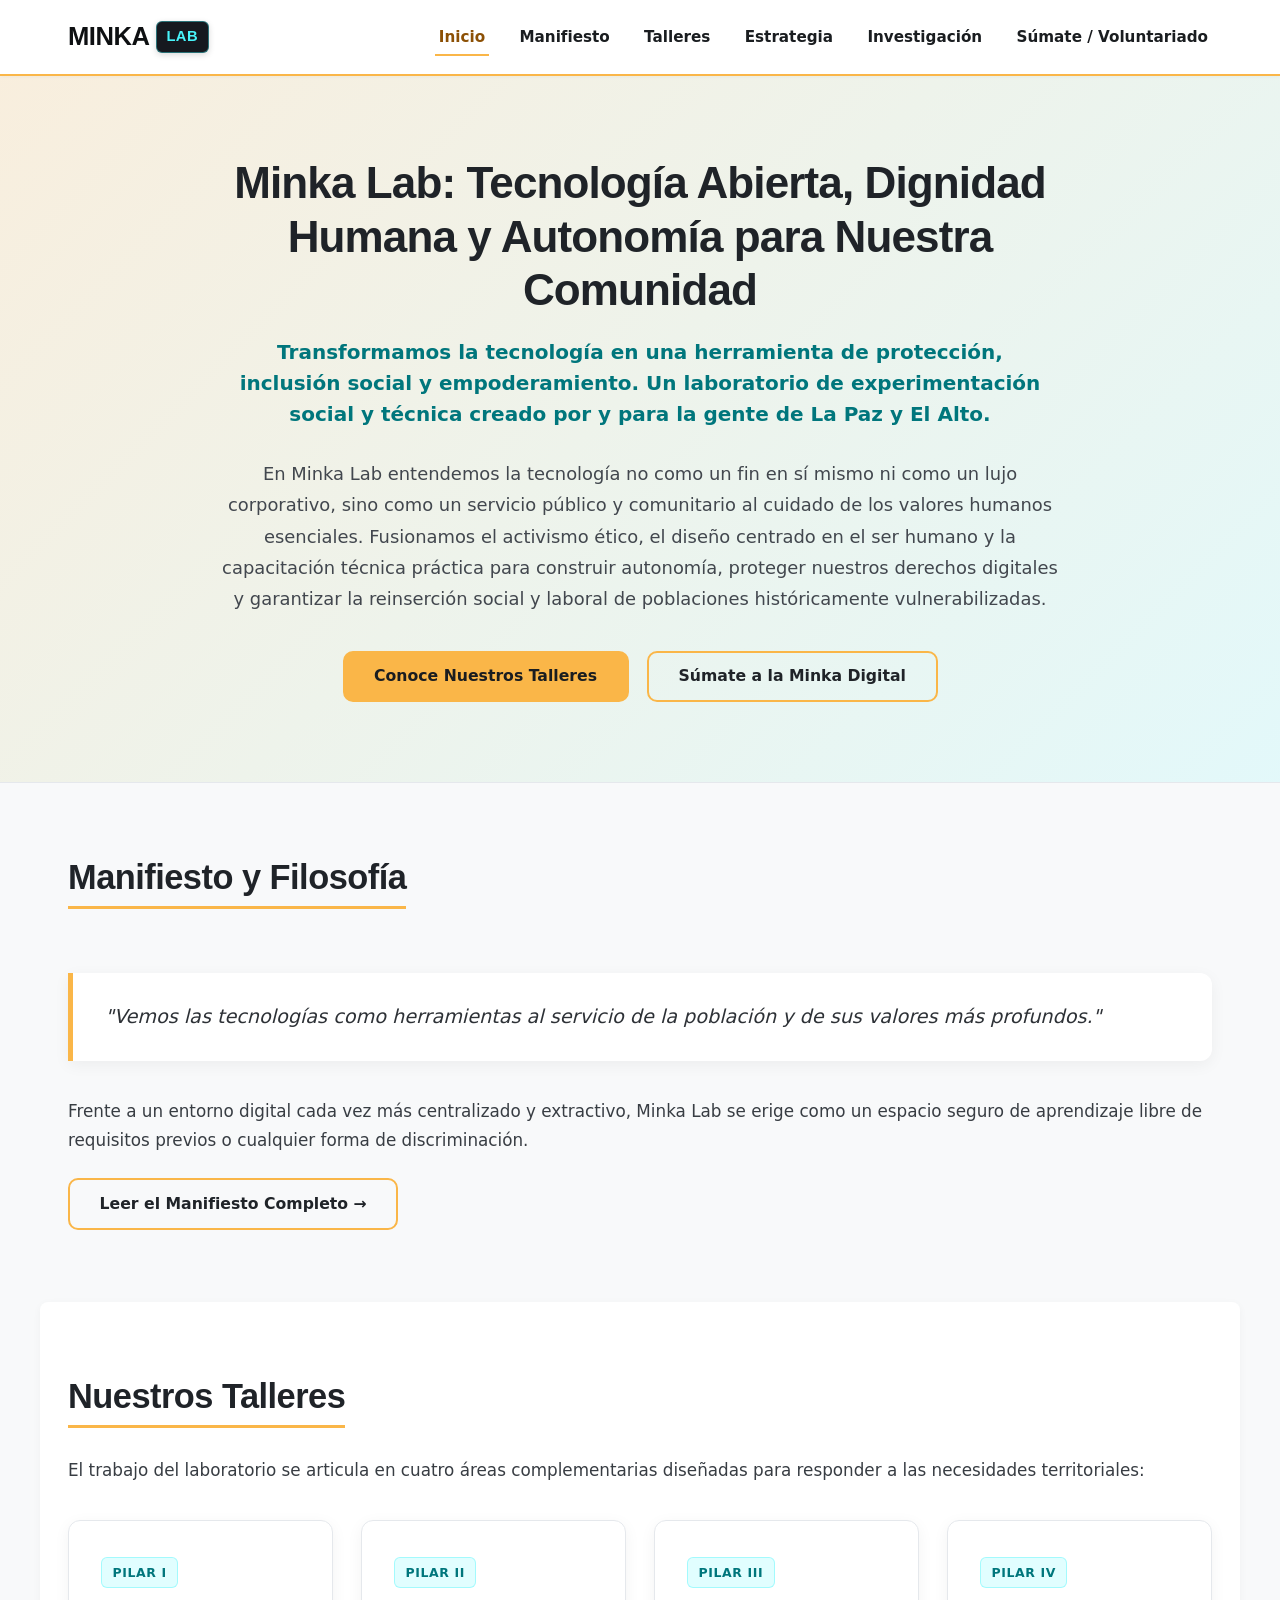
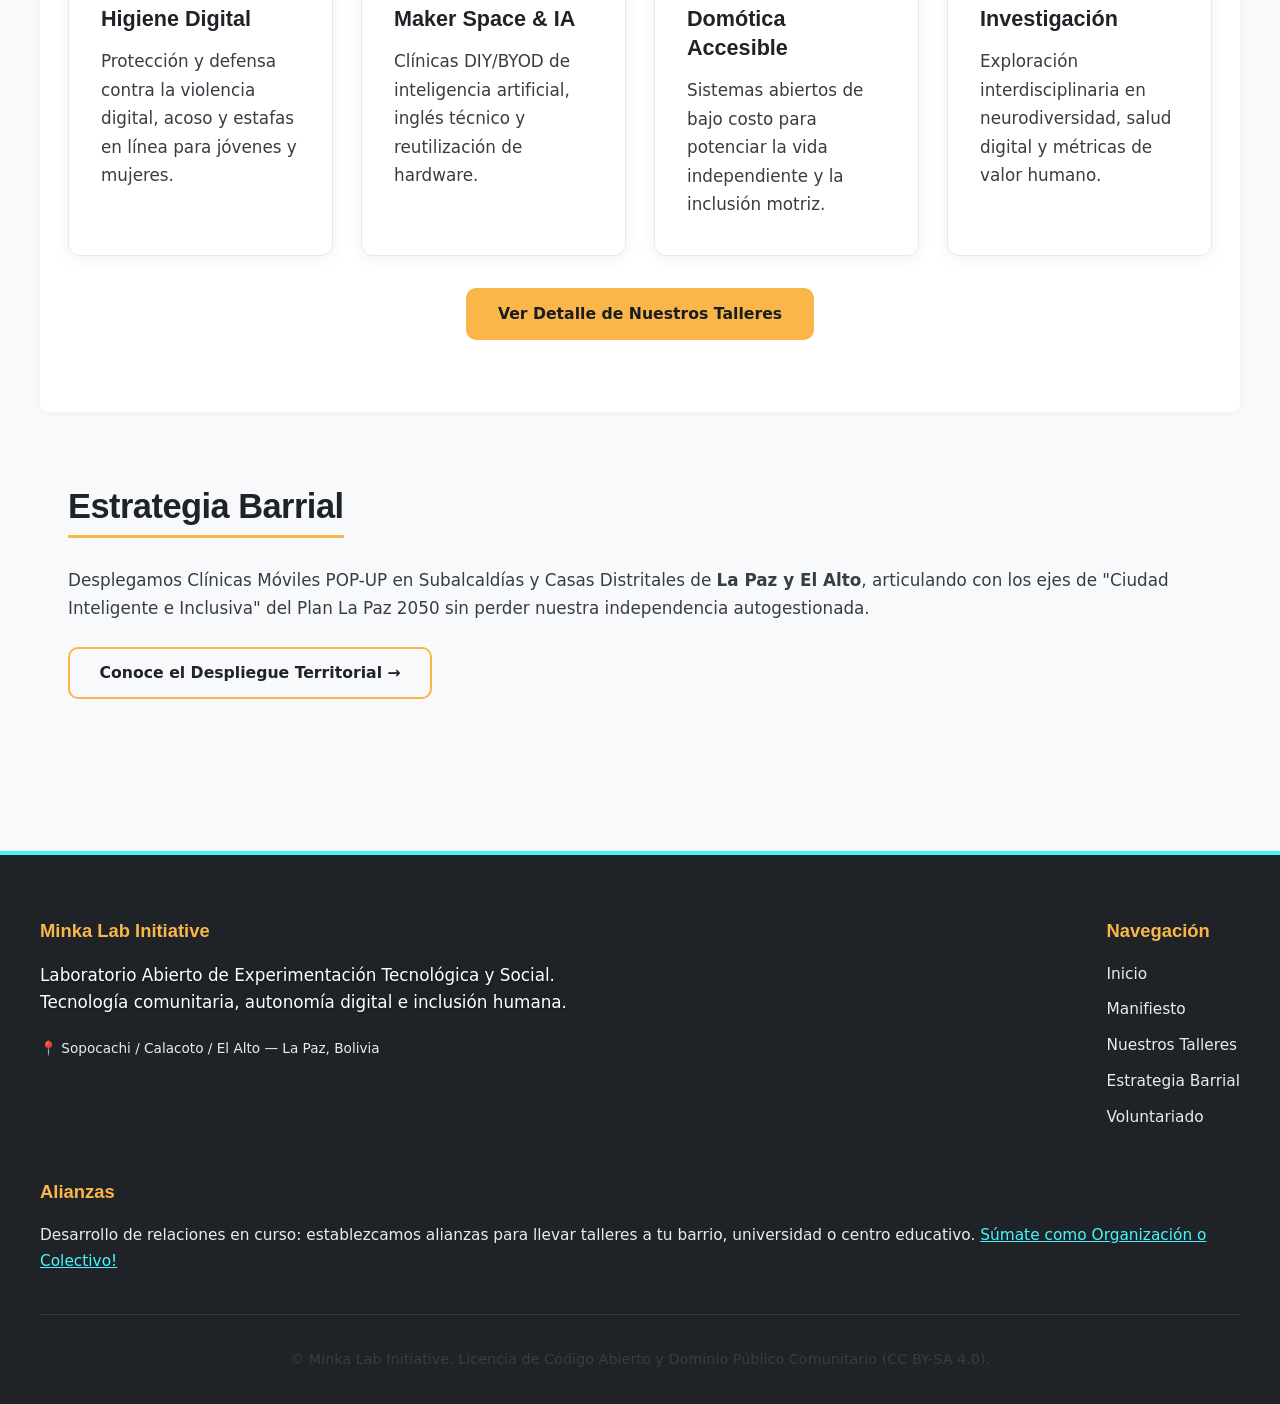
<file: index.html>
<!DOCTYPE html>
<html lang="es">
<head>
  <meta charset="UTF-8">
  <meta name="viewport" content="width=device-width, initial-scale=1.0">
  <title>Inicio — Minka Lab Initiative</title>
  <meta name="description" content="Laboratorio abierto de experimentación tecnológica y social en La Paz y El Alto, Bolivia.">
  <!-- Favicons & WebApp Icons -->
  <link rel="icon" type="image/png" href="favicon-96x96.png" sizes="96x96">
  <link rel="icon" type="image/svg+xml" href="favicon.svg">
  <link rel="shortcut icon" href="favicon.ico">
  <link rel="apple-touch-icon" sizes="180x180" href="apple-touch-icon.png">
  <meta name="apple-mobile-web-app-title" content="Minka Lab">
  <link rel="manifest" href="site.webmanifest">
  <meta name="theme-color" content="#fab648">
  <link rel="stylesheet" href="assets/css/styles.css">
</head>
<body>

  <!-- HEADER & NAVIGATION -->
  <header>
    <div class="nav-container">
      <div class="logo">
        <a href="index.html">MINKA<span>LAB</span></a>
      </div>
      <button class="mobile-toggle" aria-label="Abrir menú de navegación">☰</button>
      <nav>
        <ul>
          <li><a href="index.html" class="active">Inicio</a></li>
<li><a href="manifiesto.html">Manifiesto</a></li>
<li><a href="talleres.html">Talleres</a></li>
<li><a href="estrategia.html">Estrategia</a></li>
<li><a href="investigacion.html">Investigación</a></li>
<li><a href="sumate.html">Súmate / Voluntariado</a></li>

        </ul>
      </nav>
    </div>
  </header>

  <!-- PAGE BODY -->
  
  <!-- HERO SECTION -->
  <section class="hero">
    <div class="hero-inner">
      <h1>Minka Lab: Tecnología Abierta, Dignidad Humana y Autonomía para Nuestra Comunidad</h1>
      <p class="subtitle">Transformamos la tecnología en una herramienta de protección, inclusión social y empoderamiento. Un laboratorio de experimentación social y técnica creado por y para la gente de La Paz y El Alto.</p>
      <p>En Minka Lab entendemos la tecnología no como un fin en sí mismo ni como un lujo corporativo, sino como un servicio público y comunitario al cuidado de los valores humanos esenciales. Fusionamos el activismo ético, el diseño centrado en el ser humano y la capacitación técnica práctica para construir autonomía, proteger nuestros derechos digitales y garantizar la reinserción social y laboral de poblaciones históricamente vulnerabilizadas.</p>
      <div class="cta-group">
        <a href="talleres.html" class="btn btn-primary">Conoce Nuestros Talleres</a>
        <a href="sumate.html" class="btn btn-secondary">Súmate a la Minka Digital</a>
      </div>
    </div>
  </section>

  <!-- MANIFIESTO RESUMEN -->
  <section class="section">
    <h2 class="section-title">Manifiesto y Filosofía</h2>
    <div class="quote-box">
      "Vemos las tecnologías como herramientas al servicio de la población y de sus valores más profundos."
    </div>
    <p>Frente a un entorno digital cada vez más centralizado y extractivo, Minka Lab se erige como un espacio seguro de aprendizaje libre de requisitos previos o cualquier forma de discriminación.</p>
    <div style="margin-top: 1.5rem;">
      <a href="manifiesto.html" class="btn btn-secondary">Leer el Manifiesto Completo →</a>
    </div>
  </section>

  <!-- PILARES SUMMARY -->
  <section class="section" style="background-color: #FFFFFF; border-radius: 8px; box-shadow: 0 2px 8px rgba(0,0,0,0.04);">
    <h2 class="section-title">Nuestros Talleres</h2>
    <p>El trabajo del laboratorio se articula en cuatro áreas complementarias diseñadas para responder a las necesidades territoriales:</p>
    <div class="grid-4">
      <div class="card">
        <span class="card-tag">Pilar I</span>
        <h3>Higiene Digital</h3>
        <p>Protección y defensa contra la violencia digital, acoso y estafas en línea para jóvenes y mujeres.</p>
      </div>
      <div class="card">
        <span class="card-tag">Pilar II</span>
        <h3>Maker Space & IA</h3>
        <p>Clínicas DIY/BYOD de inteligencia artificial, inglés técnico y reutilización de hardware.</p>
      </div>
      <div class="card">
        <span class="card-tag">Pilar III</span>
        <h3>Domótica Accesible</h3>
        <p>Sistemas abiertos de bajo costo para potenciar la vida independiente y la inclusión motriz.</p>
      </div>
      <div class="card">
        <span class="card-tag">Pilar IV</span>
        <h3>Investigación</h3>
        <p>Exploración interdisciplinaria en neurodiversidad, salud digital y métricas de valor humano.</p>
      </div>
    </div>
    <div style="margin-top: 2rem; text-align: center;">
      <a href="talleres.html" class="btn btn-primary">Ver Detalle de Nuestros Talleres</a>
    </div>
  </section>

  <!-- ESTRATEGIA TERRITORIAL -->
  <section class="section">
    <h2 class="section-title">Estrategia Barrial</h2>
    <p>Desplegamos Clínicas Móviles POP-UP en Subalcaldías y Casas Distritales de <strong>La Paz y El Alto</strong>, articulando con los ejes de "Ciudad Inteligente e Inclusiva" del Plan La Paz 2050 sin perder nuestra independencia autogestionada.</p>
    <div style="margin-top: 1.5rem;">
      <a href="estrategia.html" class="btn btn-secondary">Conoce el Despliegue Territorial →</a>
    </div>
  </section>


  <!-- FOOTER -->
  <footer>
    <div class="footer-inner">
      <div class="footer-col" style="flex: 2;">
        <h4>Minka Lab Initiative</h4>
        <p>Laboratorio Abierto de Experimentación Tecnológica y Social.<br>Tecnología comunitaria, autonomía digital e inclusión humana.</p>
        <p style="margin-top: 0.8rem; font-size: 0.85rem;">📍 Sopocachi / Calacoto / El Alto — La Paz, Bolivia</p>
      </div>
      <div class="footer-col">
        <h4>Navegación</h4>
        <ul>
          <li><a href="index.html">Inicio</a></li>
          <li><a href="manifiesto.html">Manifiesto</a></li>
          <li><a href="talleres.html">Nuestros Talleres</a></li>
          <li><a href="estrategia.html">Estrategia Barrial</a></li>
          <li><a href="sumate.html">Voluntariado</a></li>
        </ul>
      </div>
      <div class="footer-col">
        <h4>Alianzas</h4>
        <p>Desarrollo de relaciones en curso: establezcamos alianzas para llevar talleres a tu barrio, universidad o centro educativo. <a href="sumate.html">Súmate como Organización o Colectivo!</a></p>
      </div>
    </div>
    <div class="footer-bottom">
      <p>© Minka Lab Initiative. Licencia de Código Abierto y Dominio Público Comunitario (CC BY-SA 4.0).</p>
    </div>
  </footer>

  <script src="assets/js/main.js"></script>
</body>
</html>
</file>
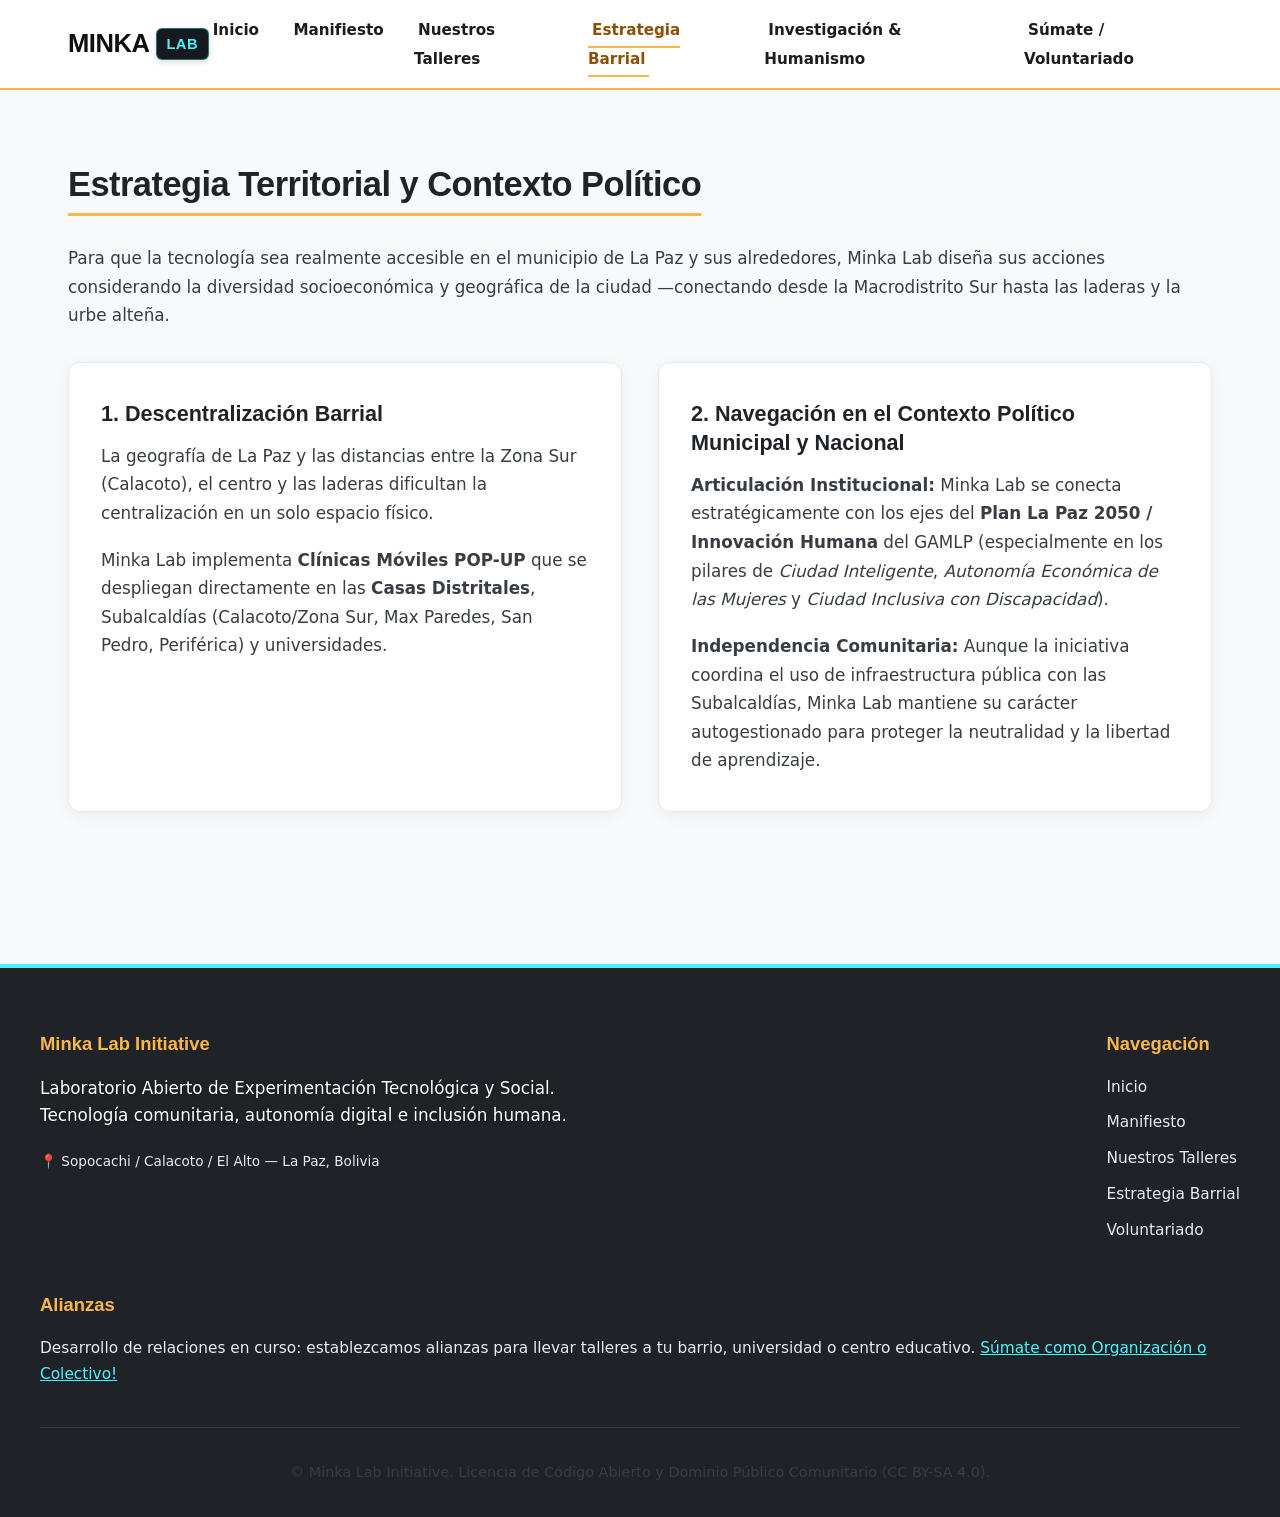
<file: estrategia.html>
<!DOCTYPE html>
<html lang="es">
<head>
  <meta charset="UTF-8">
  <meta name="viewport" content="width=device-width, initial-scale=1.0">
  <title>Estrategia Barrial — Minka Lab Initiative</title>
  <meta name="description" content="Laboratorio abierto de experimentación tecnológica y social en La Paz y El Alto, Bolivia.">
  <!-- Favicons & WebApp Icons -->
  <link rel="icon" type="image/png" href="favicon-96x96.png" sizes="96x96">
  <link rel="icon" type="image/svg+xml" href="favicon.svg">
  <link rel="shortcut icon" href="favicon.ico">
  <link rel="apple-touch-icon" sizes="180x180" href="apple-touch-icon.png">
  <meta name="apple-mobile-web-app-title" content="Minka Lab">
  <link rel="manifest" href="site.webmanifest">
  <meta name="theme-color" content="#fab648">
  <link rel="stylesheet" href="assets/css/styles.css">
</head>
<body>

  <!-- HEADER & NAVIGATION -->
  <header>
    <div class="nav-container">
      <div class="logo">
        <a href="index.html">MINKA<span>LAB</span></a>
      </div>
      <button class="mobile-toggle" aria-label="Abrir menú de navegación">☰</button>
      <nav>
        <ul>
          <li><a href="index.html">Inicio</a></li>
<li><a href="manifiesto.html">Manifiesto</a></li>
<li><a href="talleres.html">Nuestros Talleres</a></li>
<li><a href="estrategia.html" class="active">Estrategia Barrial</a></li>
<li><a href="investigacion.html">Investigación & Humanismo</a></li>
<li><a href="sumate.html">Súmate / Voluntariado</a></li>

        </ul>
      </nav>
    </div>
  </header>

  <!-- PAGE BODY -->
  
  <section class="section">
    <h2 class="section-title">Estrategia Territorial y Contexto Político</h2>
    <p>Para que la tecnología sea realmente accesible en el municipio de La Paz y sus alrededores, Minka Lab diseña sus acciones considerando la diversidad socioeconómica y geográfica de la ciudad —conectando desde la Macrodistrito Sur hasta las laderas y la urbe alteña.</p>

    <div class="grid-2" style="margin-top: 2rem;">
      <div class="card">
        <h3>1. Descentralización Barrial</h3>
        <p>La geografía de La Paz y las distancias entre la Zona Sur (Calacoto), el centro y las laderas dificultan la centralización en un solo espacio físico.</p>
        <p>Minka Lab implementa <strong>Clínicas Móviles POP-UP</strong> que se despliegan directamente en las <strong>Casas Distritales</strong>, Subalcaldías (Calacoto/Zona Sur, Max Paredes, San Pedro, Periférica) y universidades.</p>
      </div>

      <div class="card">
        <h3>2. Navegación en el Contexto Político Municipal y Nacional</h3>
        <p><strong>Articulación Institucional:</strong> Minka Lab se conecta estratégicamente con los ejes del <strong>Plan La Paz 2050 / Innovación Humana</strong> del GAMLP (especialmente en los pilares de <em>Ciudad Inteligente</em>, <em>Autonomía Económica de las Mujeres</em> y <em>Ciudad Inclusiva con Discapacidad</em>).</p>
        <p><strong>Independencia Comunitaria:</strong> Aunque la iniciativa coordina el uso de infraestructura pública con las Subalcaldías, Minka Lab mantiene su carácter autogestionado para proteger la neutralidad y la libertad de aprendizaje.</p>
      </div>
    </div>
  </section>


  <!-- FOOTER -->
  <footer>
    <div class="footer-inner">
      <div class="footer-col" style="flex: 2;">
        <h4>Minka Lab Initiative</h4>
        <p>Laboratorio Abierto de Experimentación Tecnológica y Social.<br>Tecnología comunitaria, autonomía digital e inclusión humana.</p>
        <p style="margin-top: 0.8rem; font-size: 0.85rem;">📍 Sopocachi / Calacoto / El Alto — La Paz, Bolivia</p>
      </div>
      <div class="footer-col">
        <h4>Navegación</h4>
        <ul>
          <li><a href="index.html">Inicio</a></li>
          <li><a href="manifiesto.html">Manifiesto</a></li>
          <li><a href="talleres.html">Nuestros Talleres</a></li>
          <li><a href="estrategia.html">Estrategia Barrial</a></li>
          <li><a href="sumate.html">Voluntariado</a></li>
        </ul>
      </div>
      <div class="footer-col">
        <h4>Alianzas</h4>
        <p>Desarrollo de relaciones en curso: establezcamos alianzas para llevar talleres a tu barrio, universidad o centro educativo. <a href="sumate.html">Súmate como Organización o Colectivo!</a></p>
      </div>
    </div>
    <div class="footer-bottom">
      <p>© Minka Lab Initiative. Licencia de Código Abierto y Dominio Público Comunitario (CC BY-SA 4.0).</p>
    </div>
  </footer>

  <script src="assets/js/main.js"></script>
</body>
</html>
</file>
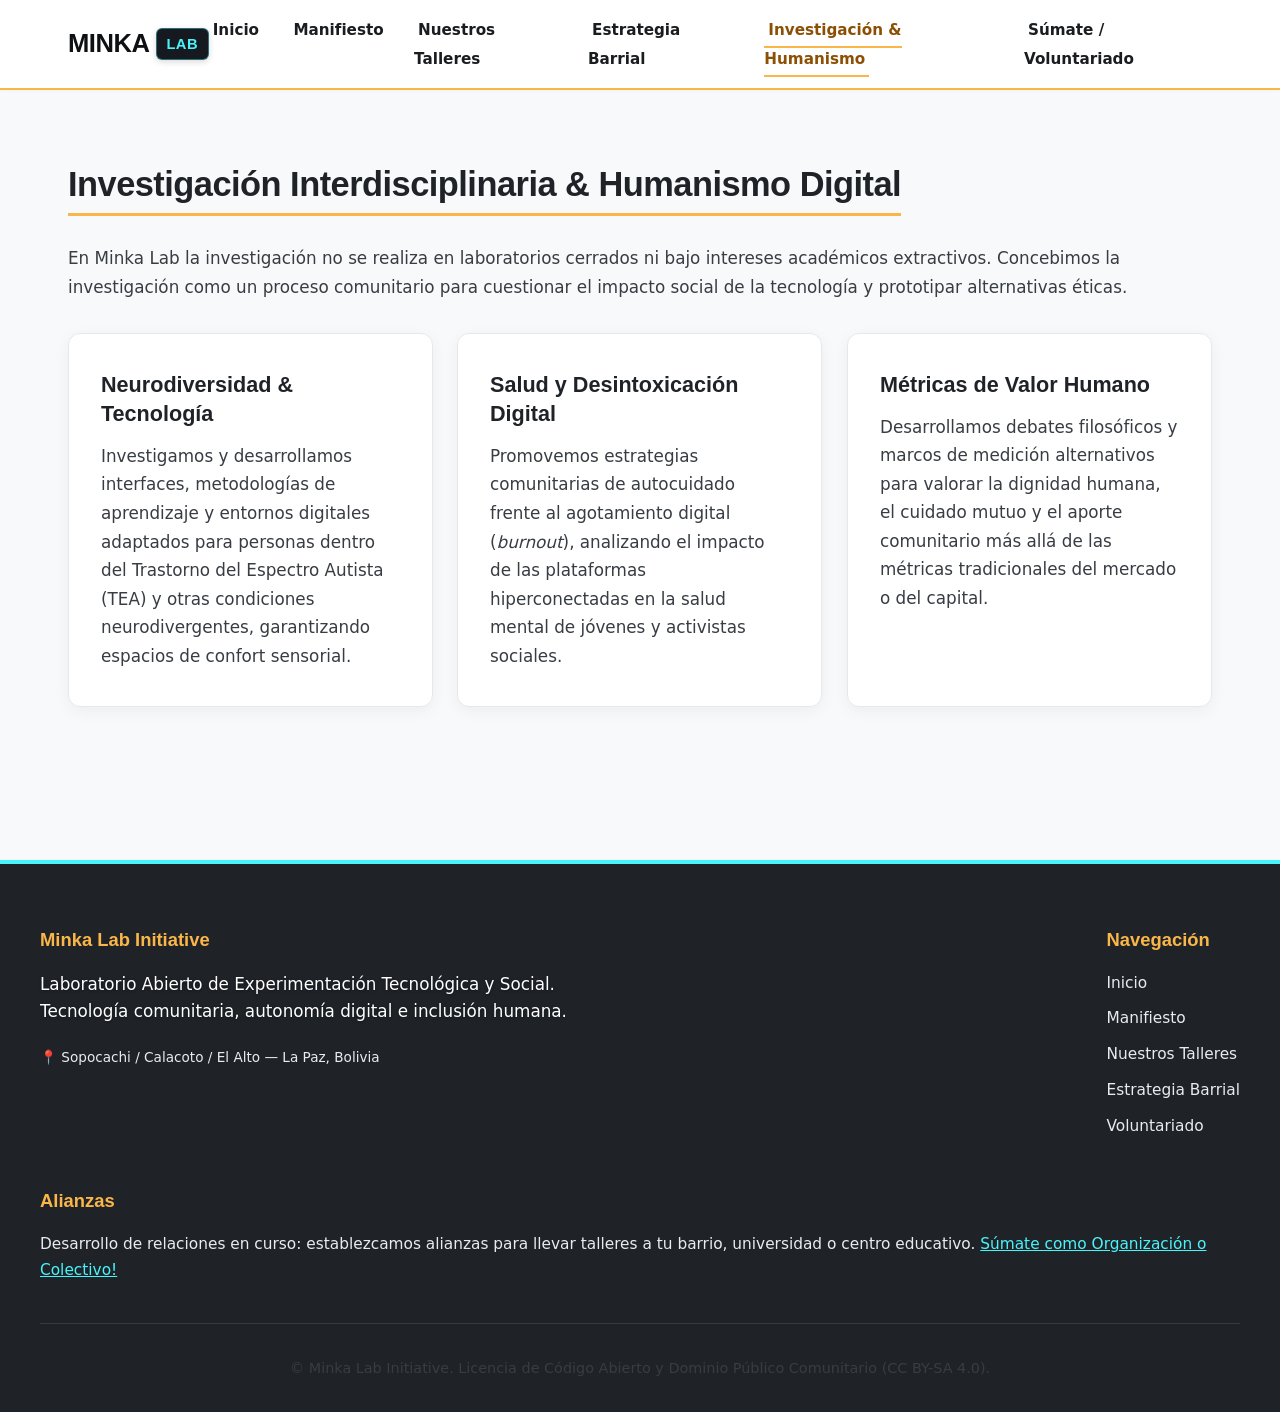
<file: investigacion.html>
<!DOCTYPE html>
<html lang="es">
<head>
  <meta charset="UTF-8">
  <meta name="viewport" content="width=device-width, initial-scale=1.0">
  <title>Investigación & Humanismo — Minka Lab Initiative</title>
  <meta name="description" content="Laboratorio abierto de experimentación tecnológica y social en La Paz y El Alto, Bolivia.">
  <!-- Favicons & WebApp Icons -->
  <link rel="icon" type="image/png" href="favicon-96x96.png" sizes="96x96">
  <link rel="icon" type="image/svg+xml" href="favicon.svg">
  <link rel="shortcut icon" href="favicon.ico">
  <link rel="apple-touch-icon" sizes="180x180" href="apple-touch-icon.png">
  <meta name="apple-mobile-web-app-title" content="Minka Lab">
  <link rel="manifest" href="site.webmanifest">
  <meta name="theme-color" content="#fab648">
  <link rel="stylesheet" href="assets/css/styles.css">
</head>
<body>

  <!-- HEADER & NAVIGATION -->
  <header>
    <div class="nav-container">
      <div class="logo">
        <a href="index.html">MINKA<span>LAB</span></a>
      </div>
      <button class="mobile-toggle" aria-label="Abrir menú de navegación">☰</button>
      <nav>
        <ul>
          <li><a href="index.html">Inicio</a></li>
<li><a href="manifiesto.html">Manifiesto</a></li>
<li><a href="talleres.html">Nuestros Talleres</a></li>
<li><a href="estrategia.html">Estrategia Barrial</a></li>
<li><a href="investigacion.html" class="active">Investigación & Humanismo</a></li>
<li><a href="sumate.html">Súmate / Voluntariado</a></li>

        </ul>
      </nav>
    </div>
  </header>

  <!-- PAGE BODY -->
  
  <section class="section">
    <h2 class="section-title">Investigación Interdisciplinaria & Humanismo Digital</h2>
    <p>En Minka Lab la investigación no se realiza en laboratorios cerrados ni bajo intereses académicos extractivos. Concebimos la investigación como un proceso comunitario para cuestionar el impacto social de la tecnología y prototipar alternativas éticas.</p>

    <div class="grid-3" style="display: grid; grid-template-columns: repeat(auto-fit, minmax(300px, 1fr)); gap: 1.5rem; margin-top: 2rem;">
      <div class="card">
        <h3>Neurodiversidad & Tecnología</h3>
        <p>Investigamos y desarrollamos interfaces, metodologías de aprendizaje y entornos digitales adaptados para personas dentro del Trastorno del Espectro Autista (TEA) y otras condiciones neurodivergentes, garantizando espacios de confort sensorial.</p>
      </div>

      <div class="card">
        <h3>Salud y Desintoxicación Digital</h3>
        <p>Promovemos estrategias comunitarias de autocuidado frente al agotamiento digital (<em>burnout</em>), analizando el impacto de las plataformas hiperconectadas en la salud mental de jóvenes y activistas sociales.</p>
      </div>

      <div class="card">
        <h3>Métricas de Valor Humano</h3>
        <p>Desarrollamos debates filosóficos y marcos de medición alternativos para valorar la dignidad humana, el cuidado mutuo y el aporte comunitario más allá de las métricas tradicionales del mercado o del capital.</p>
      </div>
    </div>
  </section>


  <!-- FOOTER -->
  <footer>
    <div class="footer-inner">
      <div class="footer-col" style="flex: 2;">
        <h4>Minka Lab Initiative</h4>
        <p>Laboratorio Abierto de Experimentación Tecnológica y Social.<br>Tecnología comunitaria, autonomía digital e inclusión humana.</p>
        <p style="margin-top: 0.8rem; font-size: 0.85rem;">📍 Sopocachi / Calacoto / El Alto — La Paz, Bolivia</p>
      </div>
      <div class="footer-col">
        <h4>Navegación</h4>
        <ul>
          <li><a href="index.html">Inicio</a></li>
          <li><a href="manifiesto.html">Manifiesto</a></li>
          <li><a href="talleres.html">Nuestros Talleres</a></li>
          <li><a href="estrategia.html">Estrategia Barrial</a></li>
          <li><a href="sumate.html">Voluntariado</a></li>
        </ul>
      </div>
      <div class="footer-col">
        <h4>Alianzas</h4>
        <p>Desarrollo de relaciones en curso: establezcamos alianzas para llevar talleres a tu barrio, universidad o centro educativo. <a href="sumate.html">Súmate como Organización o Colectivo!</a></p>
      </div>
    </div>
    <div class="footer-bottom">
      <p>© Minka Lab Initiative. Licencia de Código Abierto y Dominio Público Comunitario (CC BY-SA 4.0).</p>
    </div>
  </footer>

  <script src="assets/js/main.js"></script>
</body>
</html>
</file>
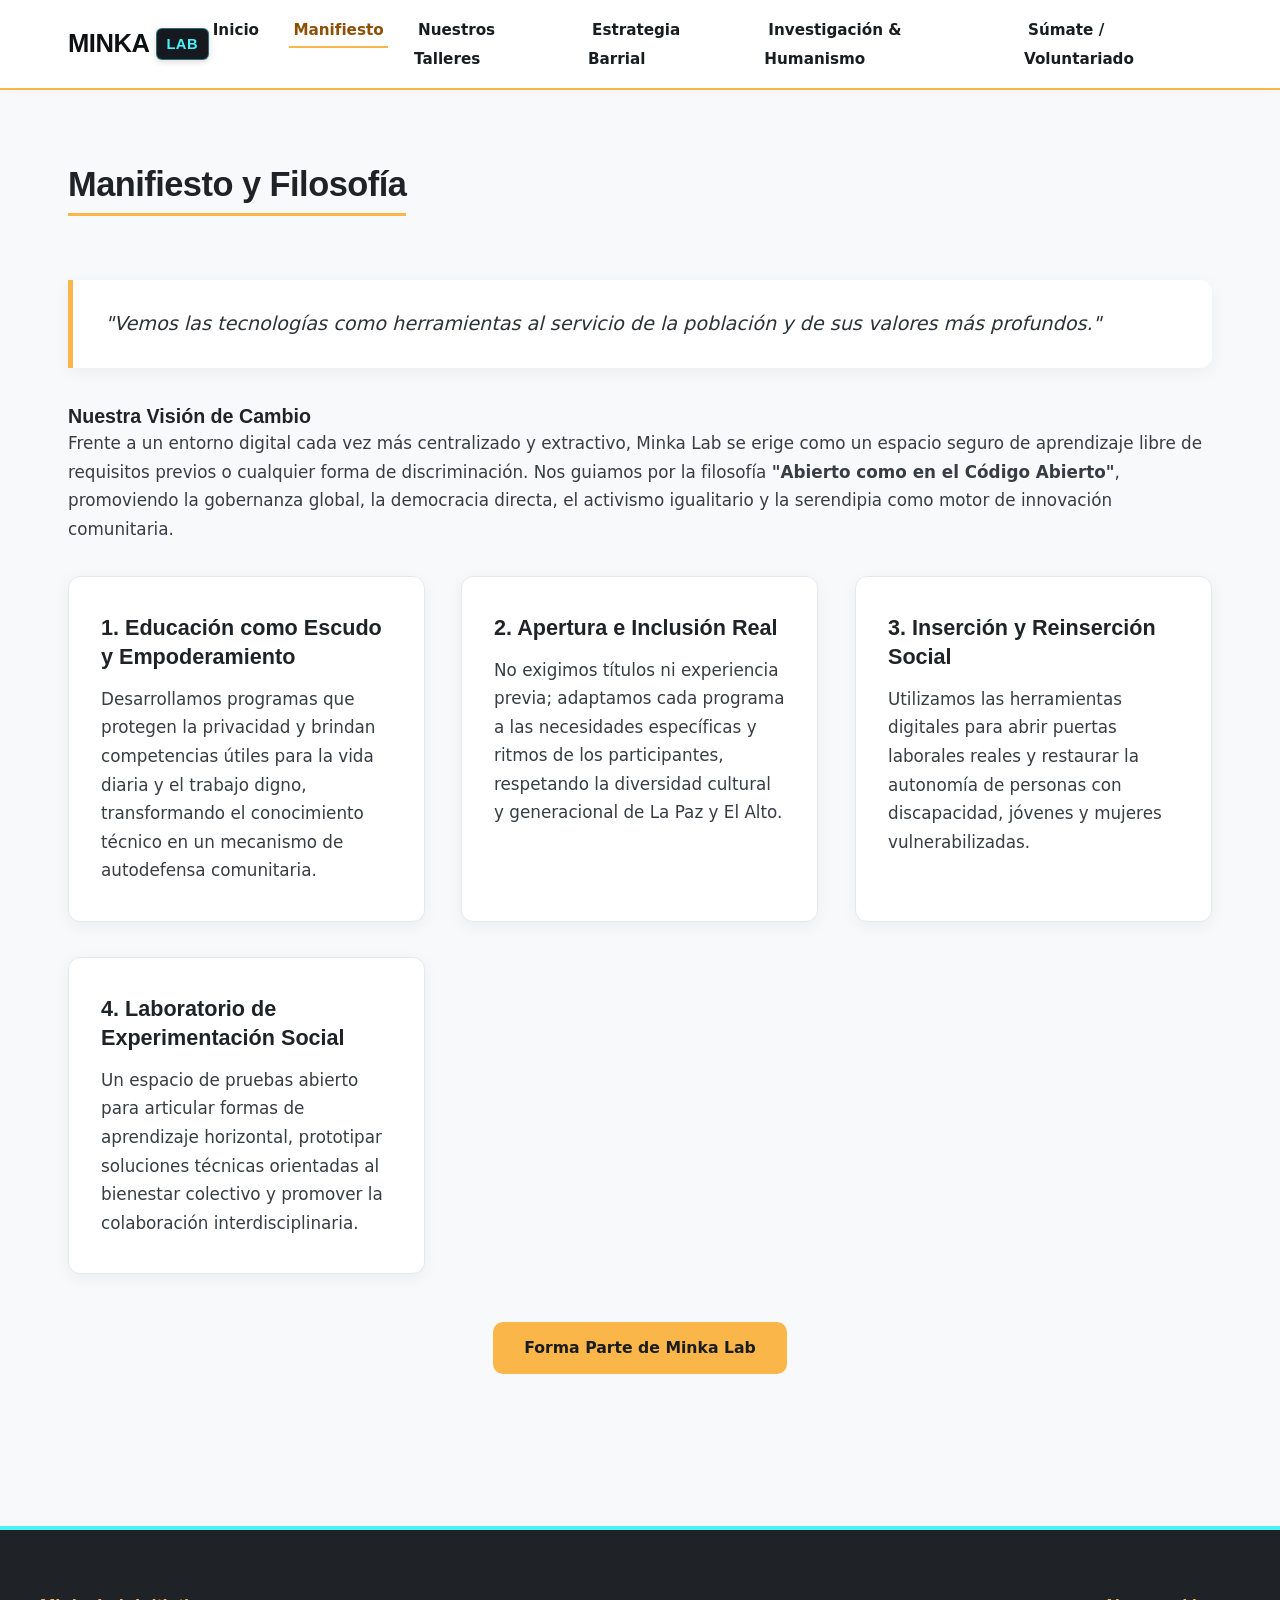
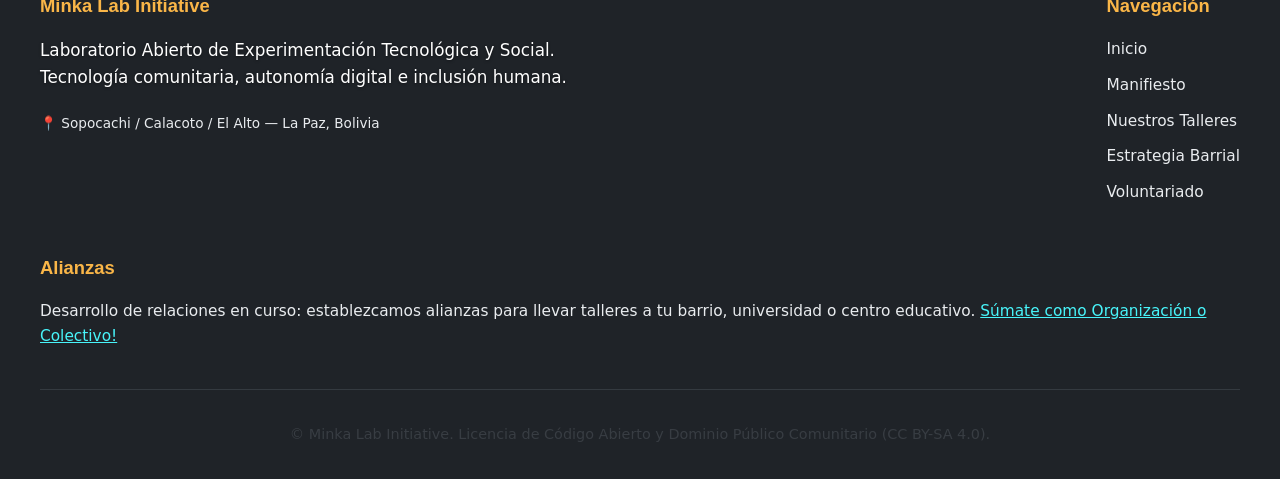
<file: manifiesto.html>
<!DOCTYPE html>
<html lang="es">
<head>
  <meta charset="UTF-8">
  <meta name="viewport" content="width=device-width, initial-scale=1.0">
  <title>Manifiesto — Minka Lab Initiative</title>
  <meta name="description" content="Laboratorio abierto de experimentación tecnológica y social en La Paz y El Alto, Bolivia.">
  <!-- Favicons & WebApp Icons -->
  <link rel="icon" type="image/png" href="favicon-96x96.png" sizes="96x96">
  <link rel="icon" type="image/svg+xml" href="favicon.svg">
  <link rel="shortcut icon" href="favicon.ico">
  <link rel="apple-touch-icon" sizes="180x180" href="apple-touch-icon.png">
  <meta name="apple-mobile-web-app-title" content="Minka Lab">
  <link rel="manifest" href="site.webmanifest">
  <meta name="theme-color" content="#fab648">
  <link rel="stylesheet" href="assets/css/styles.css">
</head>
<body>

  <!-- HEADER & NAVIGATION -->
  <header>
    <div class="nav-container">
      <div class="logo">
        <a href="index.html">MINKA<span>LAB</span></a>
      </div>
      <button class="mobile-toggle" aria-label="Abrir menú de navegación">☰</button>
      <nav>
        <ul>
          <li><a href="index.html">Inicio</a></li>
<li><a href="manifiesto.html" class="active">Manifiesto</a></li>
<li><a href="talleres.html">Nuestros Talleres</a></li>
<li><a href="estrategia.html">Estrategia Barrial</a></li>
<li><a href="investigacion.html">Investigación & Humanismo</a></li>
<li><a href="sumate.html">Súmate / Voluntariado</a></li>

        </ul>
      </nav>
    </div>
  </header>

  <!-- PAGE BODY -->
  
  <section class="section">
    <h2 class="section-title">Manifiesto y Filosofía</h2>
    <div class="quote-box">
      "Vemos las tecnologías como herramientas al servicio de la población y de sus valores más profundos."
    </div>

    <h3>Nuestra Visión de Cambio</h3>
    <p>Frente a un entorno digital cada vez más centralizado y extractivo, Minka Lab se erige como un espacio seguro de aprendizaje libre de requisitos previos o cualquier forma de discriminación. Nos guiamos por la filosofía <strong>"Abierto como en el Código Abierto"</strong>, promoviendo la gobernanza global, la democracia directa, el activismo igualitario y la serendipia como motor de innovación comunitaria.</p>

    <div class="grid-2" style="margin-top: 2rem;">
      <div class="card">
        <h3>1. Educación como Escudo y Empoderamiento</h3>
        <p>Desarrollamos programas que protegen la privacidad y brindan competencias útiles para la vida diaria y el trabajo digno, transformando el conocimiento técnico en un mecanismo de autodefensa comunitaria.</p>
      </div>

      <div class="card">
        <h3>2. Apertura e Inclusión Real</h3>
        <p>No exigimos títulos ni experiencia previa; adaptamos cada programa a las necesidades específicas y ritmos de los participantes, respetando la diversidad cultural y generacional de La Paz y El Alto.</p>
      </div>

      <div class="card">
        <h3>3. Inserción y Reinserción Social</h3>
        <p>Utilizamos las herramientas digitales para abrir puertas laborales reales y restaurar la autonomía de personas con discapacidad, jóvenes y mujeres vulnerabilizadas.</p>
      </div>

      <div class="card">
        <h3>4. Laboratorio de Experimentación Social</h3>
        <p>Un espacio de pruebas abierto para articular formas de aprendizaje horizontal, prototipar soluciones técnicas orientadas al bienestar colectivo y promover la colaboración interdisciplinaria.</p>
      </div>
    </div>

    <div style="margin-top: 3rem; text-align: center;">
      <a href="sumate.html" class="btn btn-primary">Forma Parte de Minka Lab</a>
    </div>
  </section>


  <!-- FOOTER -->
  <footer>
    <div class="footer-inner">
      <div class="footer-col" style="flex: 2;">
        <h4>Minka Lab Initiative</h4>
        <p>Laboratorio Abierto de Experimentación Tecnológica y Social.<br>Tecnología comunitaria, autonomía digital e inclusión humana.</p>
        <p style="margin-top: 0.8rem; font-size: 0.85rem;">📍 Sopocachi / Calacoto / El Alto — La Paz, Bolivia</p>
      </div>
      <div class="footer-col">
        <h4>Navegación</h4>
        <ul>
          <li><a href="index.html">Inicio</a></li>
          <li><a href="manifiesto.html">Manifiesto</a></li>
          <li><a href="talleres.html">Nuestros Talleres</a></li>
          <li><a href="estrategia.html">Estrategia Barrial</a></li>
          <li><a href="sumate.html">Voluntariado</a></li>
        </ul>
      </div>
      <div class="footer-col">
        <h4>Alianzas</h4>
        <p>Desarrollo de relaciones en curso: establezcamos alianzas para llevar talleres a tu barrio, universidad o centro educativo. <a href="sumate.html">Súmate como Organización o Colectivo!</a></p>
      </div>
    </div>
    <div class="footer-bottom">
      <p>© Minka Lab Initiative. Licencia de Código Abierto y Dominio Público Comunitario (CC BY-SA 4.0).</p>
    </div>
  </footer>

  <script src="assets/js/main.js"></script>
</body>
</html>
</file>
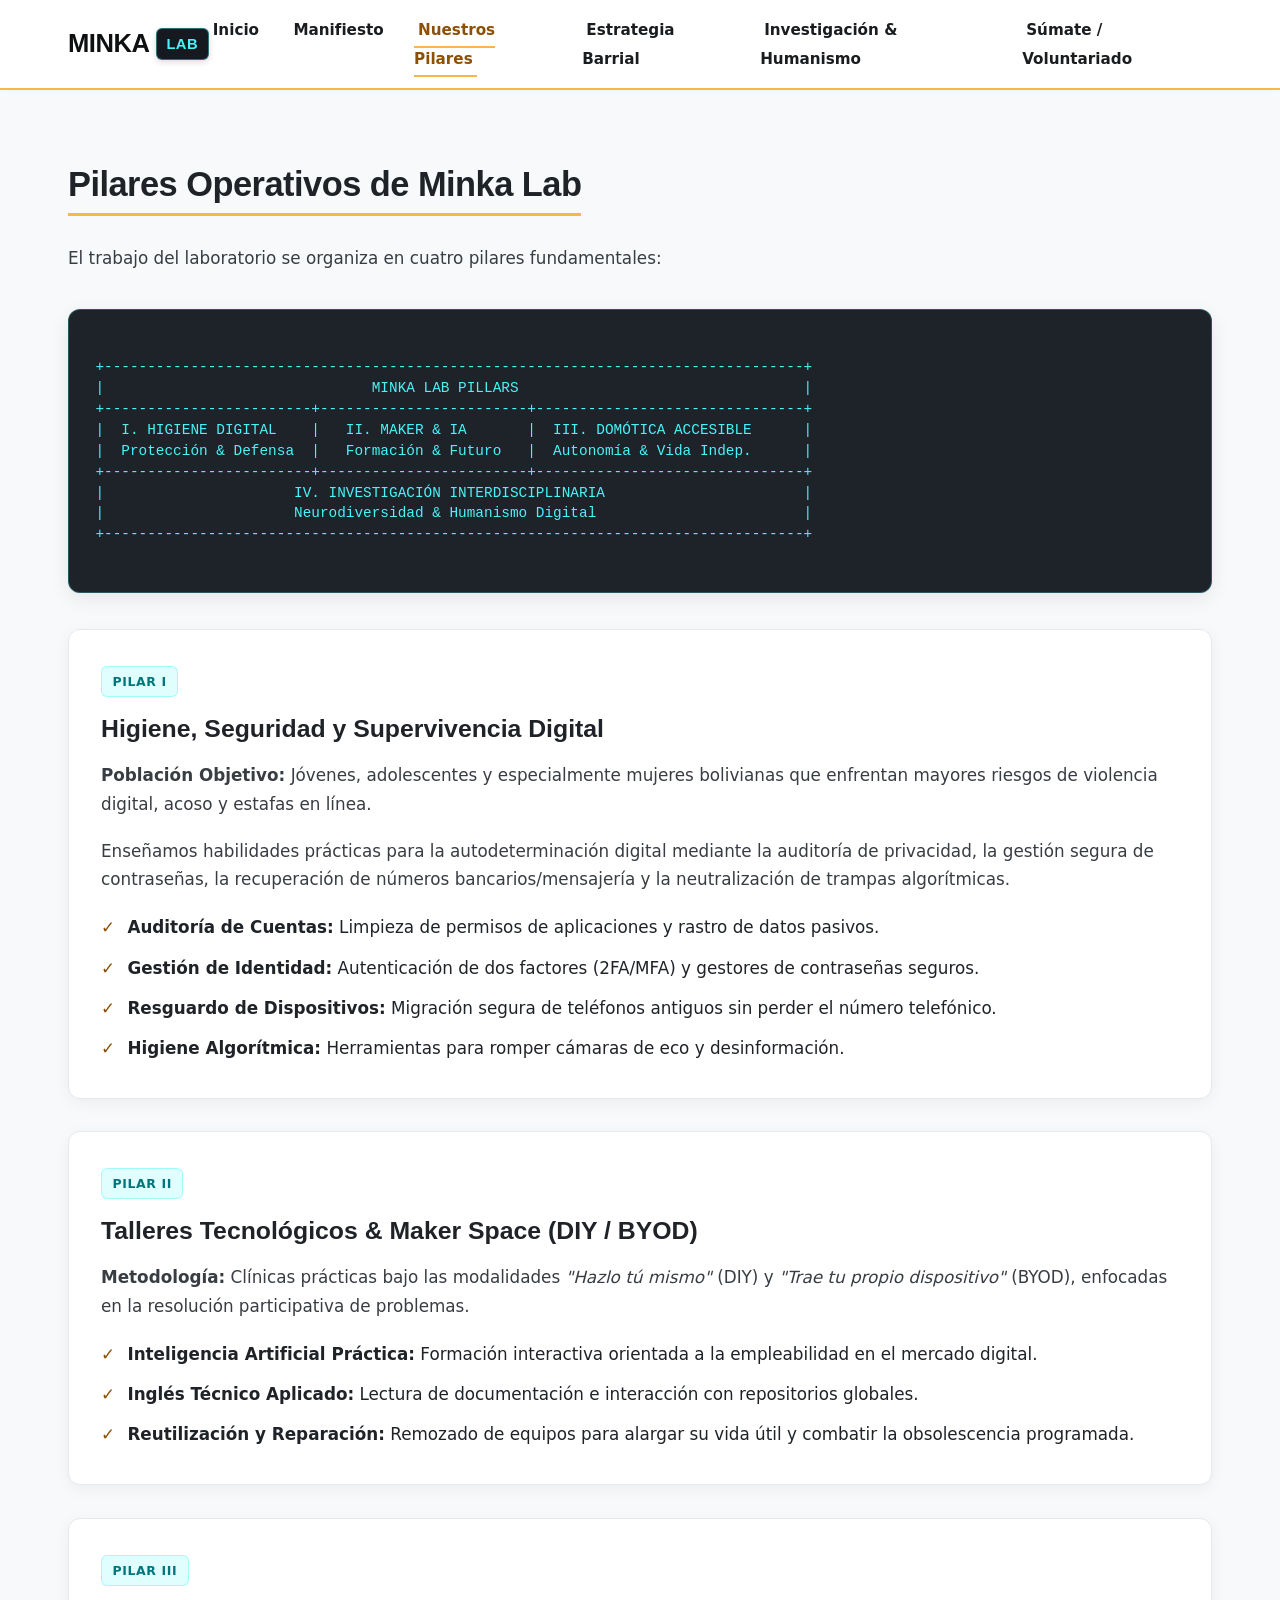
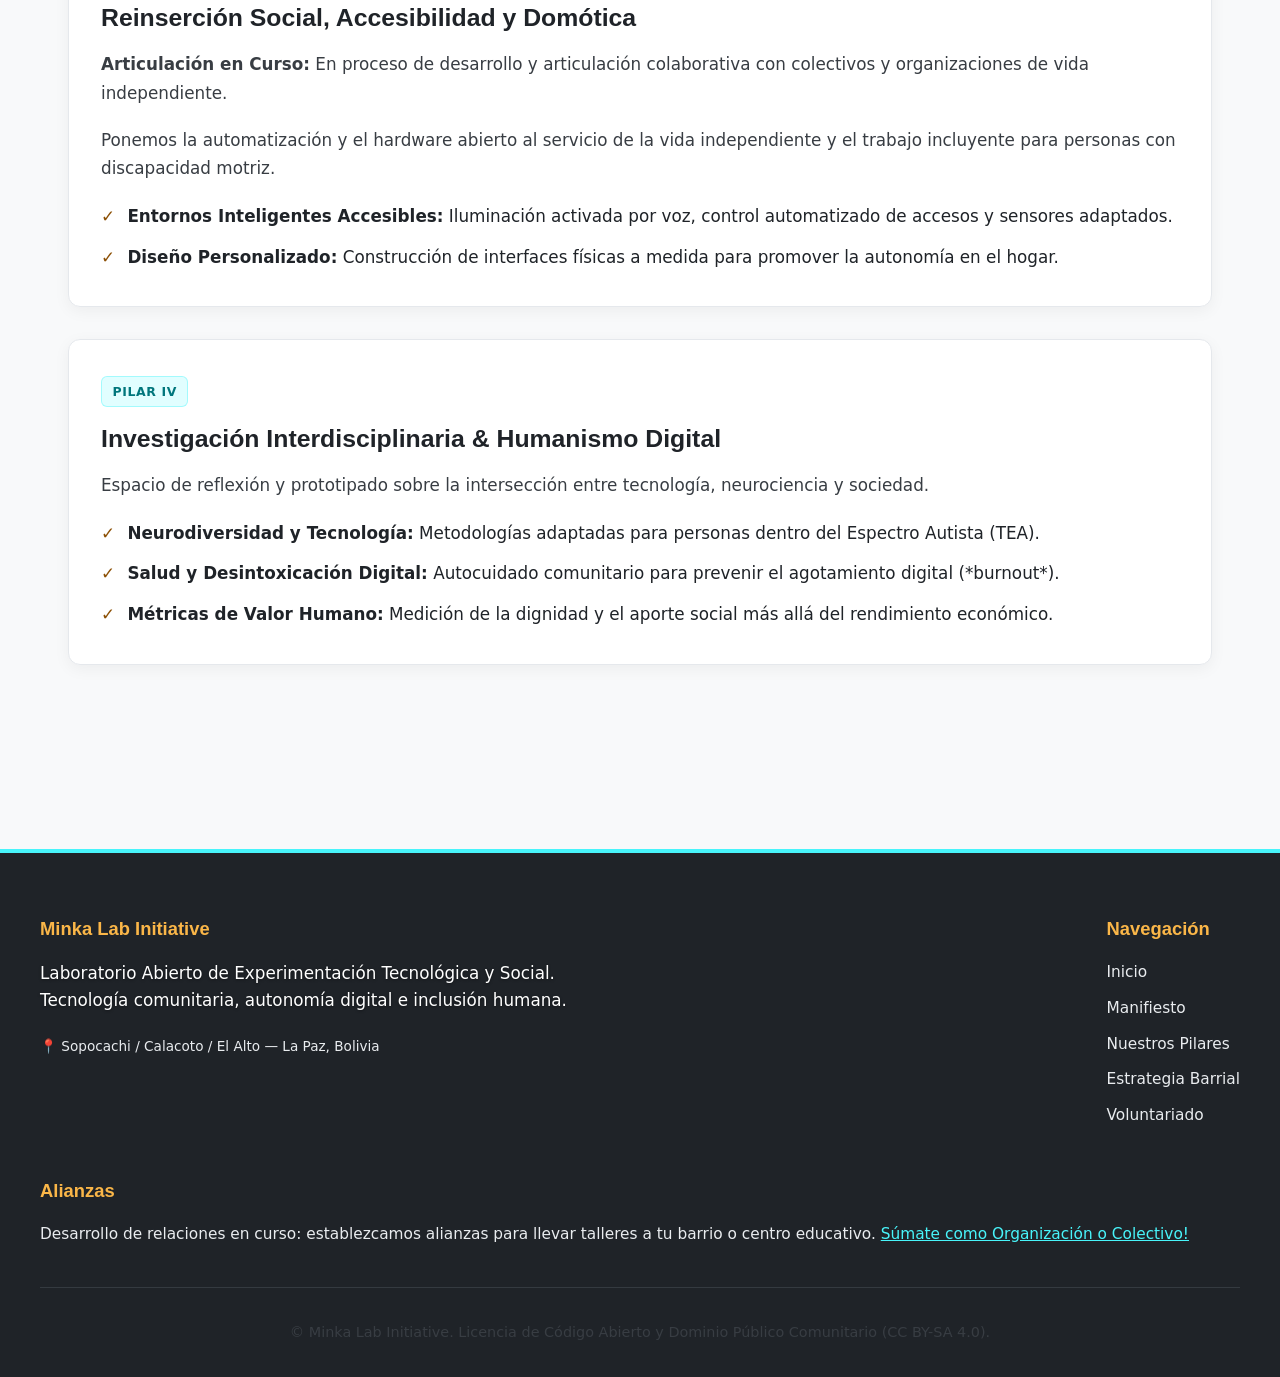
<file: pilares.html>
<!DOCTYPE html>
<html lang="es">
<head>
  <meta charset="UTF-8">
  <meta name="viewport" content="width=device-width, initial-scale=1.0">
  <title>Nuestros Pilares — Minka Lab Initiative</title>
  <meta name="description" content="Laboratorio abierto de experimentación tecnológica y social en La Paz y El Alto, Bolivia.">
  <!-- Favicons & WebApp Icons -->
  <link rel="icon" type="image/png" href="favicon-96x96.png" sizes="96x96">
  <link rel="icon" type="image/svg+xml" href="favicon.svg">
  <link rel="shortcut icon" href="favicon.ico">
  <link rel="apple-touch-icon" sizes="180x180" href="apple-touch-icon.png">
  <meta name="apple-mobile-web-app-title" content="Minka Lab">
  <link rel="manifest" href="site.webmanifest">
  <meta name="theme-color" content="#C85A32">
  <link rel="stylesheet" href="assets/css/styles.css">
</head>
<body>

  <!-- HEADER & NAVIGATION -->
  <header>
    <div class="nav-container">
      <div class="logo">
        <a href="index.html">MINKA<span>LAB</span></a>
      </div>
      <button class="mobile-toggle" aria-label="Abrir menú de navegación">☰</button>
      <nav>
        <ul>
          <li><a href="index.html">Inicio</a></li>
<li><a href="manifiesto.html">Manifiesto</a></li>
<li><a href="pilares.html" class="active">Nuestros Pilares</a></li>
<li><a href="estrategia.html">Estrategia Barrial</a></li>
<li><a href="investigacion.html">Investigación & Humanismo</a></li>
<li><a href="sumate.html">Súmate / Voluntariado</a></li>

        </ul>
      </nav>
    </div>
  </header>

  <!-- PAGE BODY -->
  
  <section class="section">
    <h2 class="section-title">Pilares Operativos de Minka Lab</h2>
    <p>El trabajo del laboratorio se organiza en cuatro pilares fundamentales:</p>

    <div class="diagram-box">
+---------------------------------------------------------------------------------+
|                               MINKA LAB PILLARS                                 |
+------------------------+------------------------+-------------------------------+
|  I. HIGIENE DIGITAL    |   II. MAKER & IA       |  III. DOMÓTICA ACCESIBLE      |
|  Protección & Defensa  |   Formación & Futuro   |  Autonomía & Vida Indep.      |
+------------------------+------------------------+-------------------------------+
|                      IV. INVESTIGACIÓN INTERDISCIPLINARIA                       |
|                      Neurodiversidad & Humanismo Digital                        |
+---------------------------------------------------------------------------------+
    </div>

    <!-- Pilar I -->
    <div class="card" style="margin-bottom: 2rem;">
      <span class="card-tag">Pilar I</span>
      <h2>Higiene, Seguridad y Supervivencia Digital</h2>
      <p><strong>Población Objetivo:</strong> Jóvenes, adolescentes y especialmente mujeres bolivianas que enfrentan mayores riesgos de violencia digital, acoso y estafas en línea.</p>
      <p>Enseñamos habilidades prácticas para la autodeterminación digital mediante la auditoría de privacidad, la gestión segura de contraseñas, la recuperación de números bancarios/mensajería y la neutralización de trampas algorítmicas.</p>
      <ul class="feature-list">
        <li><strong>Auditoría de Cuentas:</strong> Limpieza de permisos de aplicaciones y rastro de datos pasivos.</li>
        <li><strong>Gestión de Identidad:</strong> Autenticación de dos factores (2FA/MFA) y gestores de contraseñas seguros.</li>
        <li><strong>Resguardo de Dispositivos:</strong> Migración segura de teléfonos antiguos sin perder el número telefónico.</li>
        <li><strong>Higiene Algorítmica:</strong> Herramientas para romper cámaras de eco y desinformación.</li>
      </ul>
    </div>

    <!-- Pilar II -->
    <div class="card" style="margin-bottom: 2rem;">
      <span class="card-tag">Pilar II</span>
      <h2>Talleres Tecnológicos & Maker Space (DIY / BYOD)</h2>
      <p><strong>Metodología:</strong> Clínicas prácticas bajo las modalidades <em>"Hazlo tú mismo"</em> (DIY) y <em>"Trae tu propio dispositivo"</em> (BYOD), enfocadas en la resolución participativa de problemas.</p>
      <ul class="feature-list">
        <li><strong>Inteligencia Artificial Práctica:</strong> Formación interactiva orientada a la empleabilidad en el mercado digital.</li>
        <li><strong>Inglés Técnico Aplicado:</strong> Lectura de documentación e interacción con repositorios globales.</li>
        <li><strong>Reutilización y Reparación:</strong> Remozado de equipos para alargar su vida útil y combatir la obsolescencia programada.</li>
      </ul>
    </div>

    <!-- Pilar III -->
    <div class="card" style="margin-bottom: 2rem;">
      <span class="card-tag">Pilar III</span>
      <h2>Reinserción Social, Accesibilidad y Domótica</h2>
      <p><strong>Articulación en Curso:</strong> En proceso de desarrollo y articulación colaborativa con colectivos y organizaciones de vida independiente.</p>
      <p>Ponemos la automatización y el hardware abierto al servicio de la vida independiente y el trabajo incluyente para personas con discapacidad motriz.</p>
      <ul class="feature-list">
        <li><strong>Entornos Inteligentes Accesibles:</strong> Iluminación activada por voz, control automatizado de accesos y sensores adaptados.</li>
        <li><strong>Diseño Personalizado:</strong> Construcción de interfaces físicas a medida para promover la autonomía en el hogar.</li>
      </ul>
    </div>

    <!-- Pilar IV -->
    <div class="card" style="margin-bottom: 2rem;">
      <span class="card-tag">Pilar IV</span>
      <h2>Investigación Interdisciplinaria & Humanismo Digital</h2>
      <p>Espacio de reflexión y prototipado sobre la intersección entre tecnología, neurociencia y sociedad.</p>
      <ul class="feature-list">
        <li><strong>Neurodiversidad y Tecnología:</strong> Metodologías adaptadas para personas dentro del Espectro Autista (TEA).</li>
        <li><strong>Salud y Desintoxicación Digital:</strong> Autocuidado comunitario para prevenir el agotamiento digital (*burnout*).</li>
        <li><strong>Métricas de Valor Humano:</strong> Medición de la dignidad y el aporte social más allá del rendimiento económico.</li>
      </ul>
    </div>
  </section>


  <!-- FOOTER -->
  <footer>
    <div class="footer-inner">
      <div class="footer-col" style="flex: 2;">
        <h4>Minka Lab Initiative</h4>
        <p>Laboratorio Abierto de Experimentación Tecnológica y Social.<br>Tecnología comunitaria, autonomía digital e inclusión humana.</p>
        <p style="margin-top: 0.8rem; font-size: 0.85rem;">📍 Sopocachi / Calacoto / El Alto — La Paz, Bolivia</p>
      </div>
      <div class="footer-col">
        <h4>Navegación</h4>
        <ul>
          <li><a href="index.html">Inicio</a></li>
          <li><a href="manifiesto.html">Manifiesto</a></li>
          <li><a href="pilares.html">Nuestros Pilares</a></li>
          <li><a href="estrategia.html">Estrategia Barrial</a></li>
          <li><a href="sumate.html">Voluntariado</a></li>
        </ul>
      </div>
      <div class="footer-col">
        <h4>Alianzas</h4>
        <p>Desarrollo de relaciones en curso: establezcamos alianzas para llevar talleres a tu barrio o centro educativo. <a href="sumate.html">Súmate como Organización o Colectivo!</a></p>
      </div>
    </div>
    <div class="footer-bottom">
      <p>© Minka Lab Initiative. Licencia de Código Abierto y Dominio Público Comunitario (CC BY-SA 4.0).</p>
    </div>
  </footer>

  <script src="assets/js/main.js"></script>
</body>
</html>
</file>
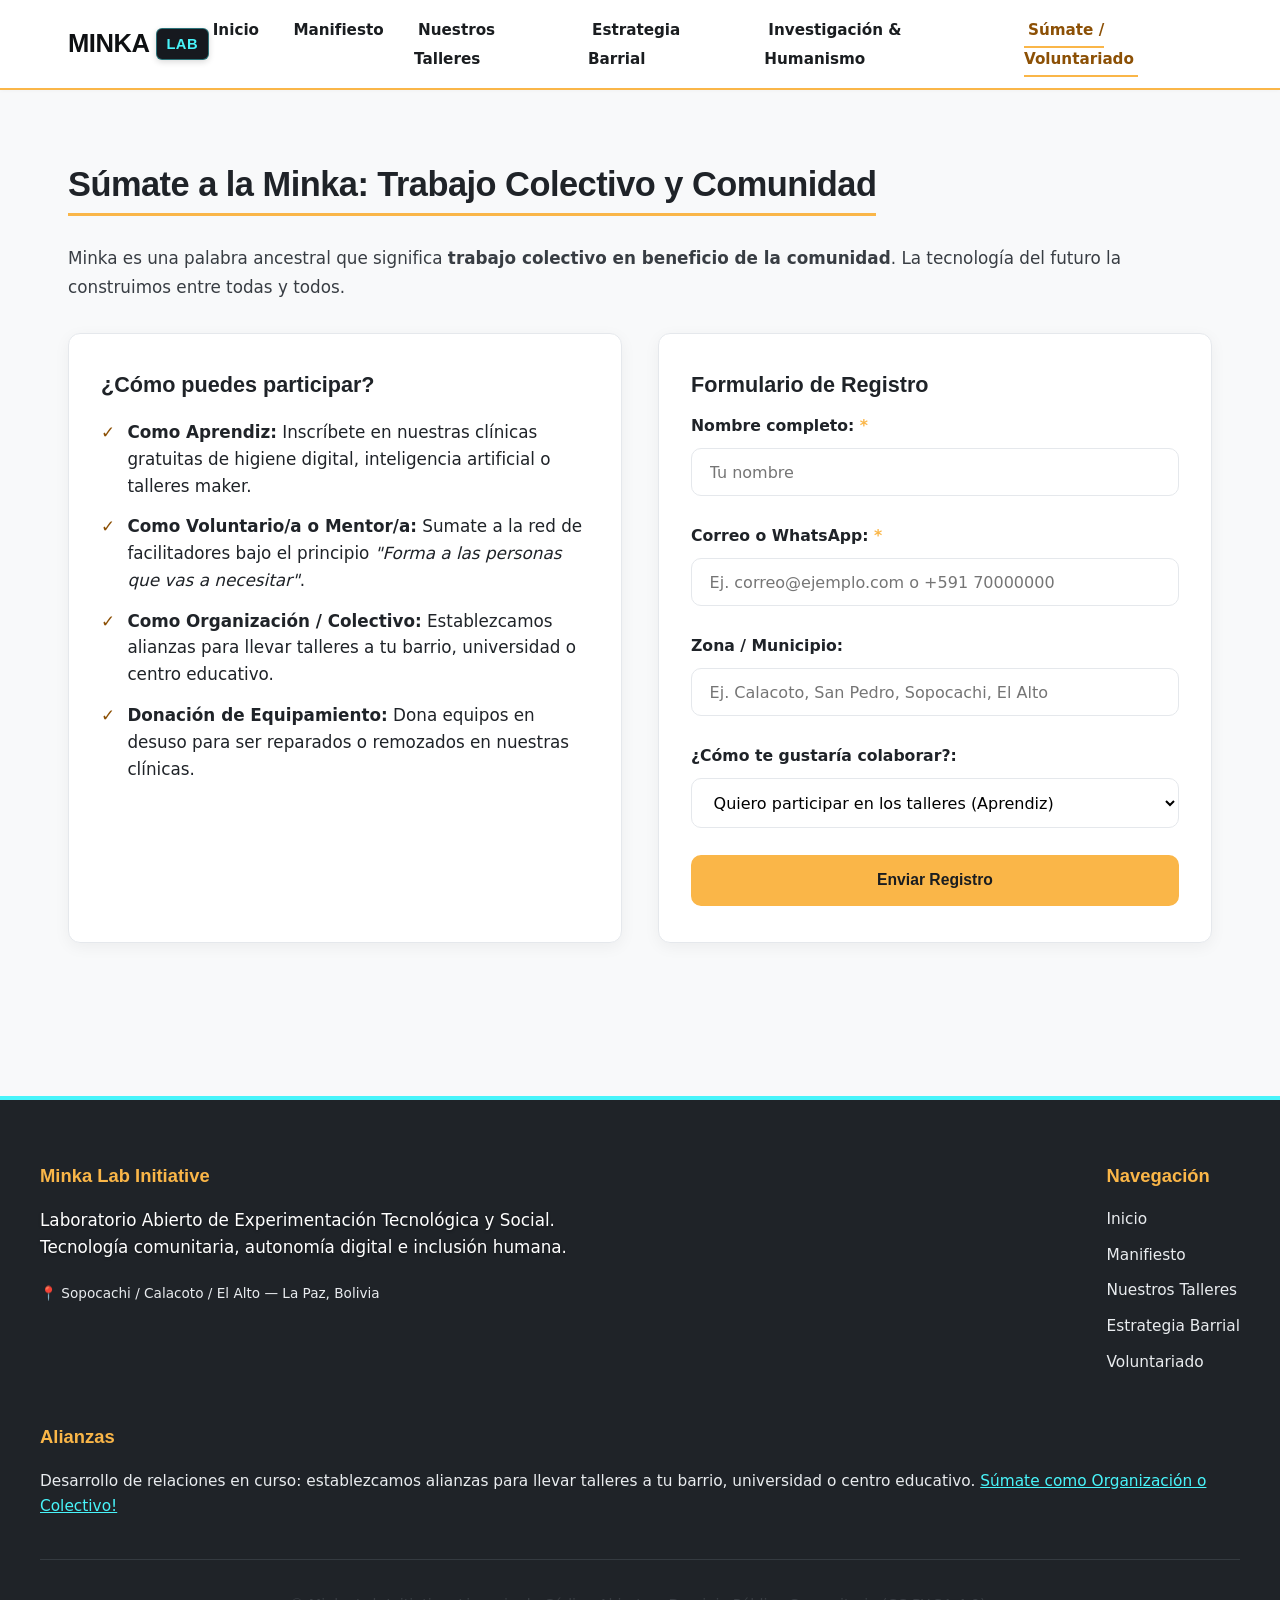
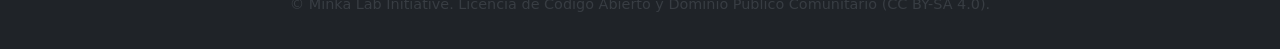
<file: sumate.html>
<!DOCTYPE html>
<html lang="es">
<head>
  <meta charset="UTF-8">
  <meta name="viewport" content="width=device-width, initial-scale=1.0">
  <title>Súmate / Voluntariado — Minka Lab Initiative</title>
  <meta name="description" content="Laboratorio abierto de experimentación tecnológica y social en La Paz y El Alto, Bolivia.">
  <!-- Favicons & WebApp Icons -->
  <link rel="icon" type="image/png" href="favicon-96x96.png" sizes="96x96">
  <link rel="icon" type="image/svg+xml" href="favicon.svg">
  <link rel="shortcut icon" href="favicon.ico">
  <link rel="apple-touch-icon" sizes="180x180" href="apple-touch-icon.png">
  <meta name="apple-mobile-web-app-title" content="Minka Lab">
  <link rel="manifest" href="site.webmanifest">
  <meta name="theme-color" content="#fab648">
  <link rel="stylesheet" href="assets/css/styles.css">
</head>
<body>

  <!-- HEADER & NAVIGATION -->
  <header>
    <div class="nav-container">
      <div class="logo">
        <a href="index.html">MINKA<span>LAB</span></a>
      </div>
      <button class="mobile-toggle" aria-label="Abrir menú de navegación">☰</button>
      <nav>
        <ul>
          <li><a href="index.html">Inicio</a></li>
<li><a href="manifiesto.html">Manifiesto</a></li>
<li><a href="talleres.html">Nuestros Talleres</a></li>
<li><a href="estrategia.html">Estrategia Barrial</a></li>
<li><a href="investigacion.html">Investigación & Humanismo</a></li>
<li><a href="sumate.html" class="active">Súmate / Voluntariado</a></li>

        </ul>
      </nav>
    </div>
  </header>

  <!-- PAGE BODY -->
  
  <section class="section">
    <h2 class="section-title">Súmate a la Minka: Trabajo Colectivo y Comunidad</h2>
    <p>Minka es una palabra ancestral que significa <strong>trabajo colectivo en beneficio de la comunidad</strong>. La tecnología del futuro la construimos entre todas y todos.</p>

    <div class="grid-2" style="margin-top: 2rem;">
      <div class="card">
        <h3>¿Cómo puedes participar?</h3>
        <ul class="feature-list">
          <li><strong>Como Aprendiz:</strong> Inscríbete en nuestras clínicas gratuitas de higiene digital, inteligencia artificial o talleres maker.</li>
          <li><strong>Como Voluntario/a o Mentor/a:</strong> Sumate a la red de facilitadores bajo el principio <em>"Forma a las personas que vas a necesitar"</em>.</li>
          <li><strong>Como Organización / Colectivo:</strong> Establezcamos alianzas para llevar talleres a tu barrio, universidad o centro educativo.</li>
          <li><strong>Donación de Equipamiento:</strong> Dona equipos en desuso para ser reparados o remozados en nuestras clínicas.</li>
        </ul>
      </div>

      <div class="card">
        <h3>Formulario de Registro</h3>
        <div id="form-status" aria-live="polite"></div>
        <form id="registro-form" novalidate>
          <!-- Honeypot anti-spam (invisible para visitantes, trampa para bots) -->
          <div style="position: absolute; left: -9999px; opacity: 0; pointer-events: none;" aria-hidden="true">
            <label for="website_url_trap">Deja este campo vacío</label>
            <input type="text" id="website_url_trap" name="website_url_trap" tabindex="-1" autocomplete="off">
          </div>

          <div class="form-group">
            <label for="nombre">Nombre completo: <span style="color: var(--color-primary);">*</span></label>
            <input type="text" id="nombre" name="nombre" class="form-control" placeholder="Tu nombre" required>
          </div>
          <div class="form-group">
            <label for="contacto">Correo o WhatsApp: <span style="color: var(--color-primary);">*</span></label>
            <input type="text" id="contacto" name="contacto" class="form-control" placeholder="Ej. correo@ejemplo.com o +591 70000000" required>
          </div>
          <div class="form-group">
            <label for="ubicacion">Zona / Municipio:</label>
            <input type="text" id="ubicacion" name="ubicacion" class="form-control" placeholder="Ej. Calacoto, San Pedro, Sopocachi, El Alto">
          </div>
          <div class="form-group">
            <label for="rol">¿Cómo te gustaría colaborar?:</label>
            <select id="rol" name="rol" class="form-control">
              <option value="Quiero participar en los talleres (Aprendiz)">Quiero participar en los talleres (Aprendiz)</option>
              <option value="Quiero ser voluntario/a / mentor/a">Quiero ser voluntario/a / mentor/a</option>
              <option value="Represento a un barrio u organización">Represento a un barrio u organización</option>
              <option value="Quiero donar equipamiento">Quiero donar equipamiento</option>
            </select>
          </div>
          <button type="submit" id="submit-btn" class="btn btn-primary" style="width: 100%;">Enviar Registro</button>
        </form>
      </div>
    </div>
  </section>


  <!-- FOOTER -->
  <footer>
    <div class="footer-inner">
      <div class="footer-col" style="flex: 2;">
        <h4>Minka Lab Initiative</h4>
        <p>Laboratorio Abierto de Experimentación Tecnológica y Social.<br>Tecnología comunitaria, autonomía digital e inclusión humana.</p>
        <p style="margin-top: 0.8rem; font-size: 0.85rem;">📍 Sopocachi / Calacoto / El Alto — La Paz, Bolivia</p>
      </div>
      <div class="footer-col">
        <h4>Navegación</h4>
        <ul>
          <li><a href="index.html">Inicio</a></li>
          <li><a href="manifiesto.html">Manifiesto</a></li>
          <li><a href="talleres.html">Nuestros Talleres</a></li>
          <li><a href="estrategia.html">Estrategia Barrial</a></li>
          <li><a href="sumate.html">Voluntariado</a></li>
        </ul>
      </div>
      <div class="footer-col">
        <h4>Alianzas</h4>
        <p>Desarrollo de relaciones en curso: establezcamos alianzas para llevar talleres a tu barrio, universidad o centro educativo. <a href="sumate.html">Súmate como Organización o Colectivo!</a></p>
      </div>
    </div>
    <div class="footer-bottom">
      <p>© Minka Lab Initiative. Licencia de Código Abierto y Dominio Público Comunitario (CC BY-SA 4.0).</p>
    </div>
  </footer>

  <script src="assets/js/main.js"></script>
</body>
</html>
</file>
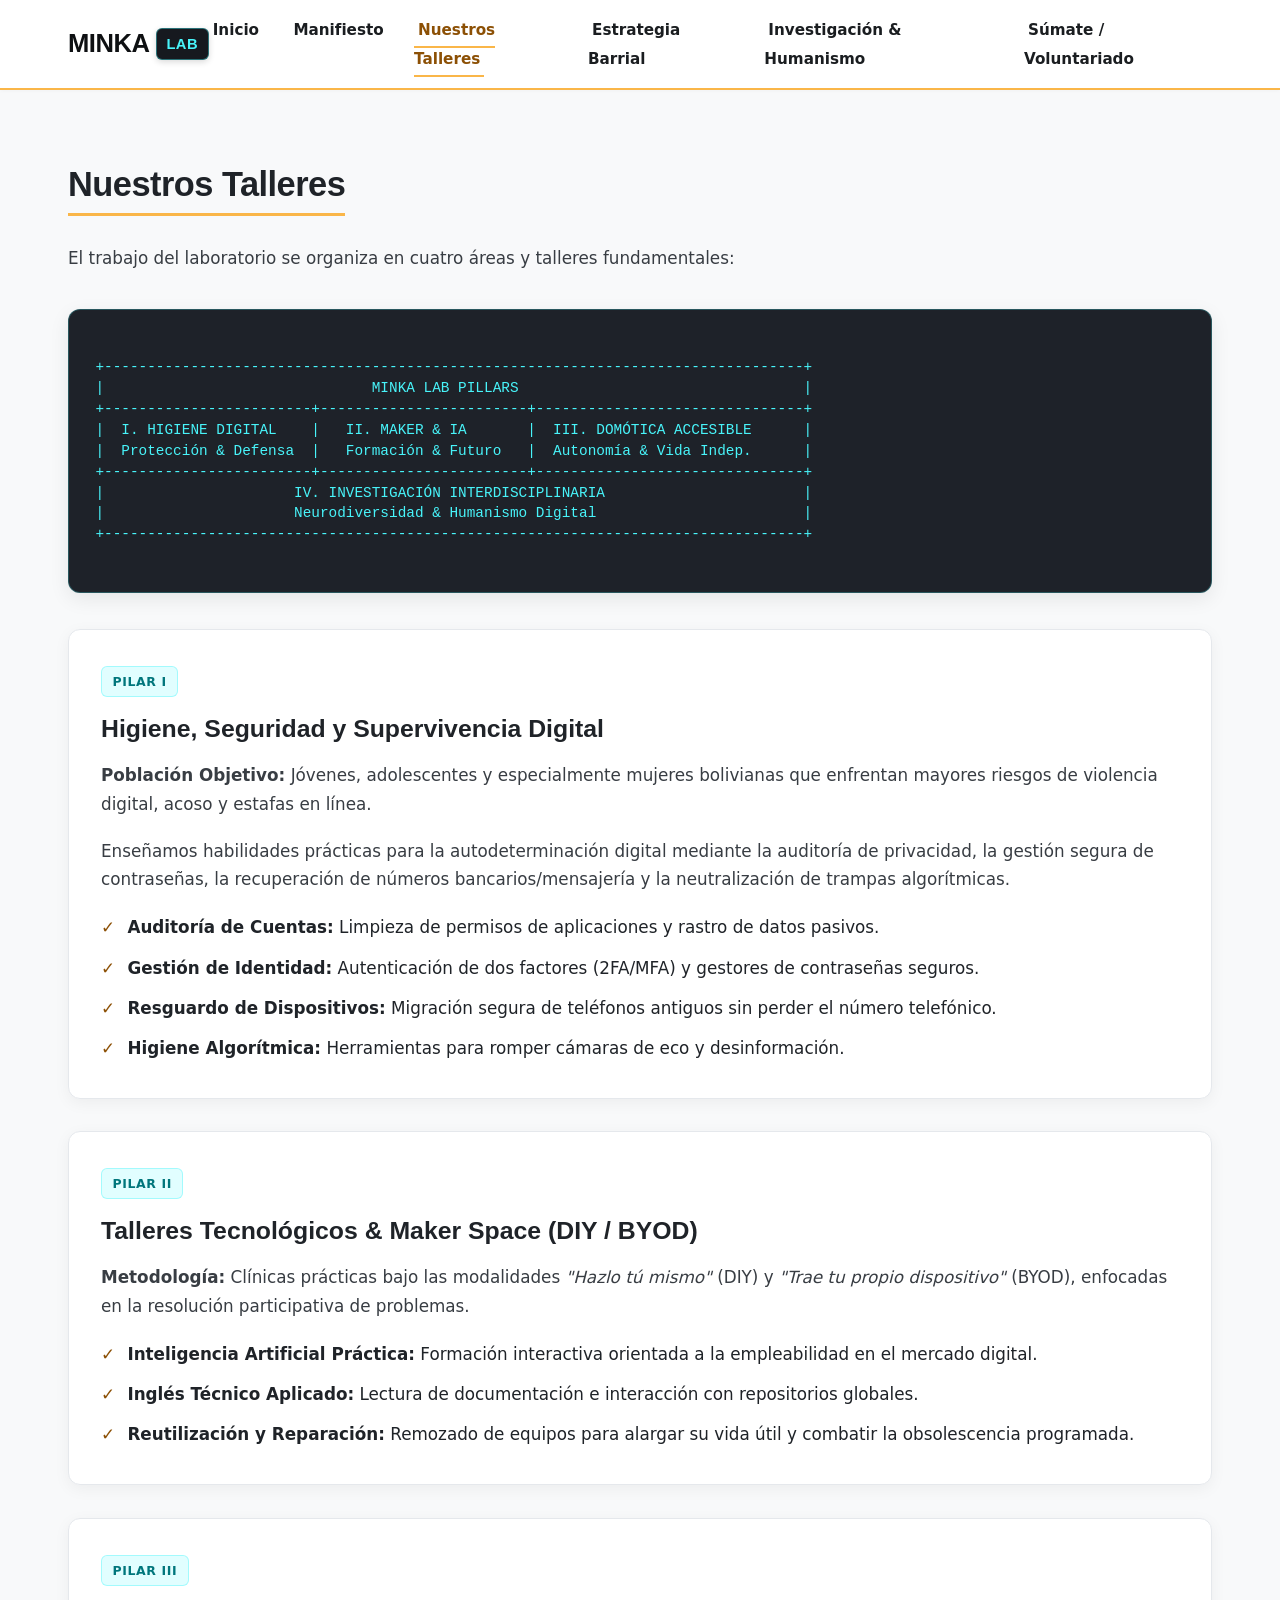
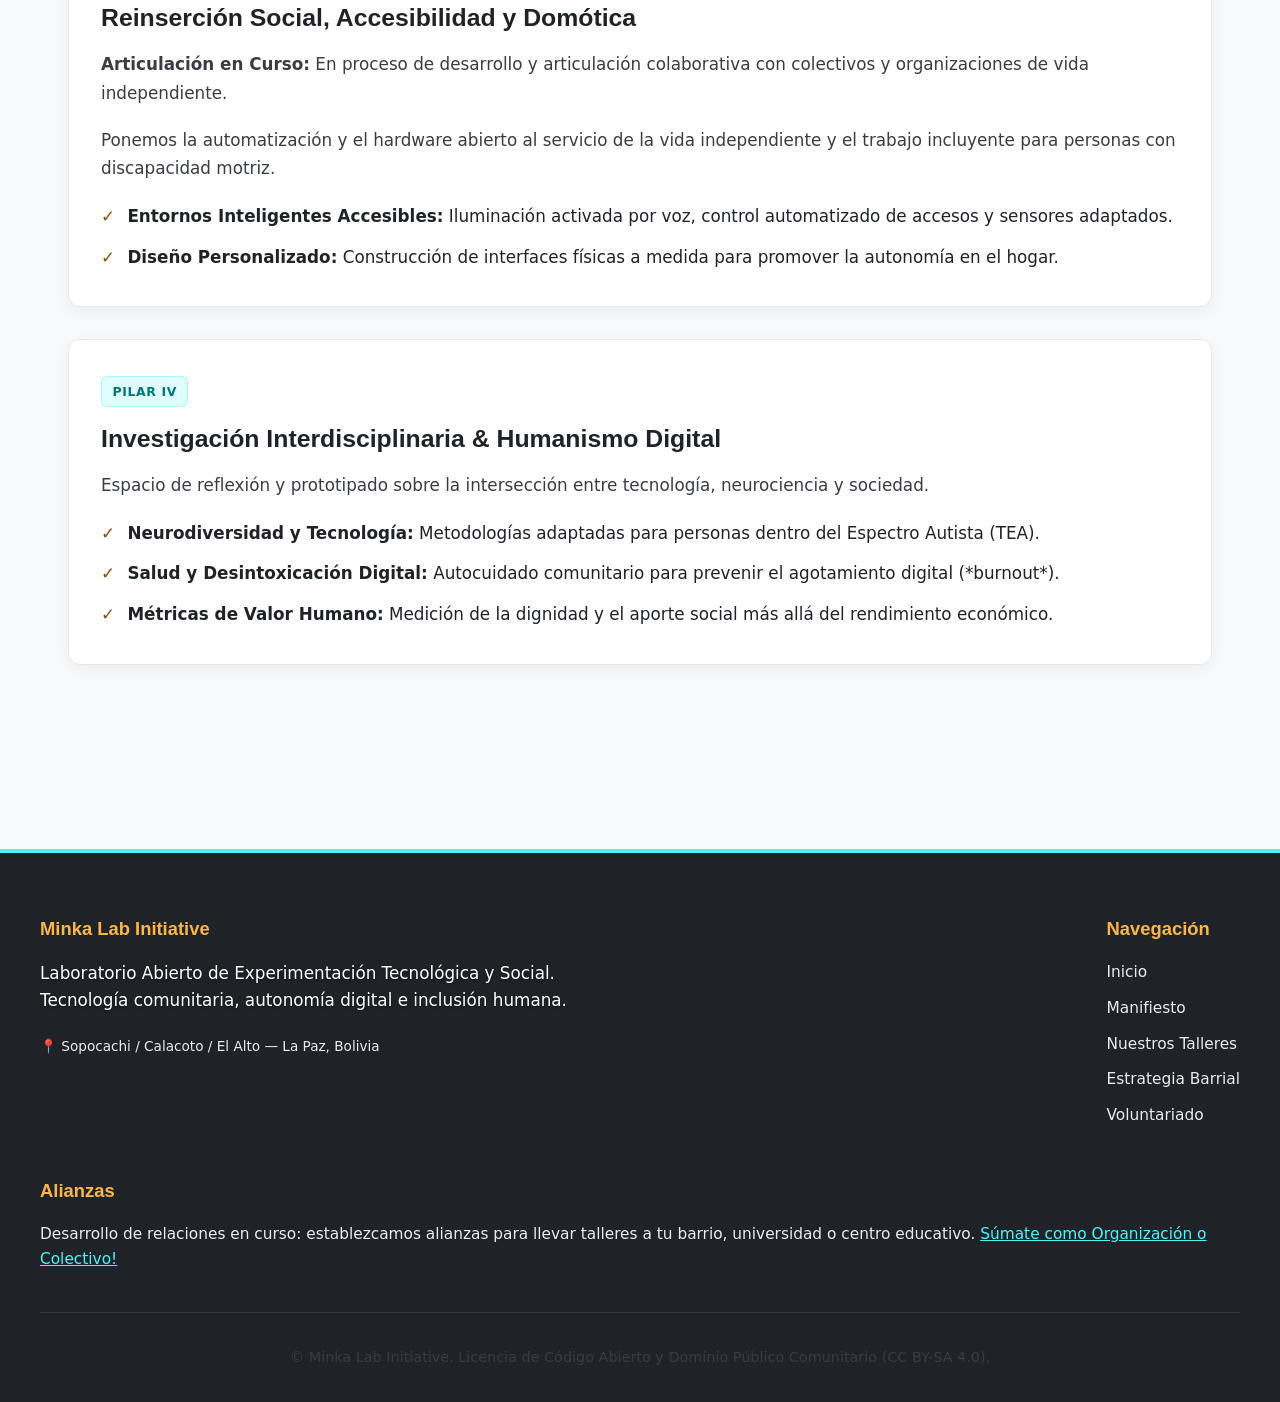
<file: talleres.html>
<!DOCTYPE html>
<html lang="es">
<head>
  <meta charset="UTF-8">
  <meta name="viewport" content="width=device-width, initial-scale=1.0">
  <title>Nuestros Talleres — Minka Lab Initiative</title>
  <meta name="description" content="Laboratorio abierto de experimentación tecnológica y social en La Paz y El Alto, Bolivia.">
  <!-- Favicons & WebApp Icons -->
  <link rel="icon" type="image/png" href="favicon-96x96.png" sizes="96x96">
  <link rel="icon" type="image/svg+xml" href="favicon.svg">
  <link rel="shortcut icon" href="favicon.ico">
  <link rel="apple-touch-icon" sizes="180x180" href="apple-touch-icon.png">
  <meta name="apple-mobile-web-app-title" content="Minka Lab">
  <link rel="manifest" href="site.webmanifest">
  <meta name="theme-color" content="#fab648">
  <link rel="stylesheet" href="assets/css/styles.css">
</head>
<body>

  <!-- HEADER & NAVIGATION -->
  <header>
    <div class="nav-container">
      <div class="logo">
        <a href="index.html">MINKA<span>LAB</span></a>
      </div>
      <button class="mobile-toggle" aria-label="Abrir menú de navegación">☰</button>
      <nav>
        <ul>
          <li><a href="index.html">Inicio</a></li>
<li><a href="manifiesto.html">Manifiesto</a></li>
<li><a href="talleres.html" class="active">Nuestros Talleres</a></li>
<li><a href="estrategia.html">Estrategia Barrial</a></li>
<li><a href="investigacion.html">Investigación & Humanismo</a></li>
<li><a href="sumate.html">Súmate / Voluntariado</a></li>

        </ul>
      </nav>
    </div>
  </header>

  <!-- PAGE BODY -->
  
  <section class="section">
    <h2 class="section-title">Nuestros Talleres</h2>
    <p>El trabajo del laboratorio se organiza en cuatro áreas y talleres fundamentales:</p>

    <div class="diagram-box">
+---------------------------------------------------------------------------------+
|                               MINKA LAB PILLARS                                 |
+------------------------+------------------------+-------------------------------+
|  I. HIGIENE DIGITAL    |   II. MAKER & IA       |  III. DOMÓTICA ACCESIBLE      |
|  Protección & Defensa  |   Formación & Futuro   |  Autonomía & Vida Indep.      |
+------------------------+------------------------+-------------------------------+
|                      IV. INVESTIGACIÓN INTERDISCIPLINARIA                       |
|                      Neurodiversidad & Humanismo Digital                        |
+---------------------------------------------------------------------------------+
    </div>

    <!-- Pilar I -->
    <div class="card" style="margin-bottom: 2rem;">
      <span class="card-tag">Pilar I</span>
      <h2>Higiene, Seguridad y Supervivencia Digital</h2>
      <p><strong>Población Objetivo:</strong> Jóvenes, adolescentes y especialmente mujeres bolivianas que enfrentan mayores riesgos de violencia digital, acoso y estafas en línea.</p>
      <p>Enseñamos habilidades prácticas para la autodeterminación digital mediante la auditoría de privacidad, la gestión segura de contraseñas, la recuperación de números bancarios/mensajería y la neutralización de trampas algorítmicas.</p>
      <ul class="feature-list">
        <li><strong>Auditoría de Cuentas:</strong> Limpieza de permisos de aplicaciones y rastro de datos pasivos.</li>
        <li><strong>Gestión de Identidad:</strong> Autenticación de dos factores (2FA/MFA) y gestores de contraseñas seguros.</li>
        <li><strong>Resguardo de Dispositivos:</strong> Migración segura de teléfonos antiguos sin perder el número telefónico.</li>
        <li><strong>Higiene Algorítmica:</strong> Herramientas para romper cámaras de eco y desinformación.</li>
      </ul>
    </div>

    <!-- Pilar II -->
    <div class="card" style="margin-bottom: 2rem;">
      <span class="card-tag">Pilar II</span>
      <h2>Talleres Tecnológicos & Maker Space (DIY / BYOD)</h2>
      <p><strong>Metodología:</strong> Clínicas prácticas bajo las modalidades <em>"Hazlo tú mismo"</em> (DIY) y <em>"Trae tu propio dispositivo"</em> (BYOD), enfocadas en la resolución participativa de problemas.</p>
      <ul class="feature-list">
        <li><strong>Inteligencia Artificial Práctica:</strong> Formación interactiva orientada a la empleabilidad en el mercado digital.</li>
        <li><strong>Inglés Técnico Aplicado:</strong> Lectura de documentación e interacción con repositorios globales.</li>
        <li><strong>Reutilización y Reparación:</strong> Remozado de equipos para alargar su vida útil y combatir la obsolescencia programada.</li>
      </ul>
    </div>

    <!-- Pilar III -->
    <div class="card" style="margin-bottom: 2rem;">
      <span class="card-tag">Pilar III</span>
      <h2>Reinserción Social, Accesibilidad y Domótica</h2>
      <p><strong>Articulación en Curso:</strong> En proceso de desarrollo y articulación colaborativa con colectivos y organizaciones de vida independiente.</p>
      <p>Ponemos la automatización y el hardware abierto al servicio de la vida independiente y el trabajo incluyente para personas con discapacidad motriz.</p>
      <ul class="feature-list">
        <li><strong>Entornos Inteligentes Accesibles:</strong> Iluminación activada por voz, control automatizado de accesos y sensores adaptados.</li>
        <li><strong>Diseño Personalizado:</strong> Construcción de interfaces físicas a medida para promover la autonomía en el hogar.</li>
      </ul>
    </div>

    <!-- Pilar IV -->
    <div class="card" style="margin-bottom: 2rem;">
      <span class="card-tag">Pilar IV</span>
      <h2>Investigación Interdisciplinaria & Humanismo Digital</h2>
      <p>Espacio de reflexión y prototipado sobre la intersección entre tecnología, neurociencia y sociedad.</p>
      <ul class="feature-list">
        <li><strong>Neurodiversidad y Tecnología:</strong> Metodologías adaptadas para personas dentro del Espectro Autista (TEA).</li>
        <li><strong>Salud y Desintoxicación Digital:</strong> Autocuidado comunitario para prevenir el agotamiento digital (*burnout*).</li>
        <li><strong>Métricas de Valor Humano:</strong> Medición de la dignidad y el aporte social más allá del rendimiento económico.</li>
      </ul>
    </div>
  </section>


  <!-- FOOTER -->
  <footer>
    <div class="footer-inner">
      <div class="footer-col" style="flex: 2;">
        <h4>Minka Lab Initiative</h4>
        <p>Laboratorio Abierto de Experimentación Tecnológica y Social.<br>Tecnología comunitaria, autonomía digital e inclusión humana.</p>
        <p style="margin-top: 0.8rem; font-size: 0.85rem;">📍 Sopocachi / Calacoto / El Alto — La Paz, Bolivia</p>
      </div>
      <div class="footer-col">
        <h4>Navegación</h4>
        <ul>
          <li><a href="index.html">Inicio</a></li>
          <li><a href="manifiesto.html">Manifiesto</a></li>
          <li><a href="talleres.html">Nuestros Talleres</a></li>
          <li><a href="estrategia.html">Estrategia Barrial</a></li>
          <li><a href="sumate.html">Voluntariado</a></li>
        </ul>
      </div>
      <div class="footer-col">
        <h4>Alianzas</h4>
        <p>Desarrollo de relaciones en curso: establezcamos alianzas para llevar talleres a tu barrio, universidad o centro educativo. <a href="sumate.html">Súmate como Organización o Colectivo!</a></p>
      </div>
    </div>
    <div class="footer-bottom">
      <p>© Minka Lab Initiative. Licencia de Código Abierto y Dominio Público Comunitario (CC BY-SA 4.0).</p>
    </div>
  </footer>

  <script src="assets/js/main.js"></script>
</body>
</html>
</file>
<file: assets/css/styles.css>
/* ==========================================================================
   MINKA LAB INITIATIVE — DESIGN SYSTEM & STYLESHEET
   Inspirado en la identidad territorial de La Paz y El Alto
   Accesibilidad: WCAG AAA Compliant
   ========================================================================== */

:root {
  --color-primary: #fab648;          /* Naranja Cálido */
  --color-primary-hover: #e29f34;
  --color-primary-dark: #8c5005;     /* Tono oscuro para máxima legibilidad en texto sobre fondos claros */
  --color-secondary: #48f4fa;        /* Azul Cian Eléctrico */
  --color-secondary-hover: #21d6dc;
  --color-secondary-dark: #00767c;   /* Tono oscuro para texto y subtítulos sobre fondos claros */
  --color-dark: #1F2328;             /* Carbón Profundo */
  --color-light: #F8F9FA;            /* Blanco Hueso */
  --color-card-bg: #FFFFFF;
  --color-border: #E5E8EC;
  --color-accent: #fab648;           /* Acento Naranja */
  --font-main: 'Segoe UI', system-ui, -apple-system, sans-serif;
  --font-heading: 'Outfit', 'Segoe UI', sans-serif;
  --max-width: 1200px;
  --border-radius: 10px;
  --box-shadow: 0 4px 16px rgba(0, 0, 0, 0.05);
}

html {
  scroll-behavior: smooth;
  scroll-padding-top: 84px;
}

* {
  box-sizing: border-box;
  margin: 0;
  padding: 0;
}

body {
  font-family: var(--font-main);
  background-color: var(--color-light);
  color: var(--color-dark);
  line-height: 1.7;
  font-size: 1.05rem;
  -webkit-font-smoothing: antialiased;
  -moz-osx-font-smoothing: grayscale;
}

p {
  margin-bottom: 1.35rem;
  color: #383D43;
}

p:last-child {
  margin-bottom: 0;
}

h1, h2, h3, h4 {
  font-family: var(--font-heading);
  color: var(--color-dark);
  line-height: 1.3;
  font-weight: 700;
}

/* ==========================================================================
   Header & Navigation
   ========================================================================== */
header {
  background-color: rgba(255, 255, 255, 0.96);
  border-bottom: 2px solid var(--color-primary);
  position: sticky;
  top: 0;
  z-index: 1000;
  box-shadow: 0 1px 4px rgba(0, 0, 0, 0.03);
  transition: background-color 0.35s cubic-bezier(0.16, 1, 0.3, 1),
              backdrop-filter 0.35s cubic-bezier(0.16, 1, 0.3, 1),
              box-shadow 0.35s cubic-bezier(0.16, 1, 0.3, 1),
              border-color 0.35s ease;
}

/* Estado al desplazarse y superponerse al cuerpo: 50% de transparencia con alto contraste */
header.scrolled {
  background-color: rgba(255, 255, 255, 0.50);
  backdrop-filter: blur(20px) saturate(190%);
  -webkit-backdrop-filter: blur(20px) saturate(190%);
  border-bottom-color: rgba(250, 182, 72, 0.85);
  box-shadow: 0 4px 24px rgba(0, 0, 0, 0.08);
}

.nav-container {
  max-width: var(--max-width);
  margin: 0 auto;
  display: flex;
  justify-content: space-between;
  align-items: center;
  padding: 0.95rem 1.75rem;
}

.logo a {
  font-family: var(--font-heading);
  font-size: 1.6rem;
  font-weight: 800;
  color: #0E1012;
  text-decoration: none;
  display: flex;
  align-items: center;
  gap: 0.4rem;
  letter-spacing: -0.5px;
  transition: opacity 0.2s ease;
}

.logo a:hover {
  opacity: 0.9;
}

header.scrolled .logo a {
  color: #0A0C0E;
  text-shadow: 0 1px 2px rgba(255, 255, 255, 0.95);
}

.logo span {
  background-color: #16191F;
  color: var(--color-secondary);
  font-size: 0.92rem;
  font-weight: 800;
  padding: 0.18rem 0.6rem;
  border-radius: 6px;
  letter-spacing: 0.5px;
  border: 1px solid rgba(72, 244, 250, 0.4);
  box-shadow: 0 2px 6px rgba(0, 0, 0, 0.15);
}

nav ul {
  display: flex;
  list-style: none;
  gap: 1.65rem;
}

nav a {
  text-decoration: none;
  color: #1A1D20;
  font-weight: 600;
  font-size: 0.95rem;
  transition: color 0.2s ease, border-color 0.2s ease, text-shadow 0.2s ease;
  padding: 0.45rem 0.25rem;
  border-bottom: 2px solid transparent;
}

header.scrolled nav a {
  color: #0A0C0E;
  font-weight: 700;
  text-shadow: 0 1px 2px rgba(255, 255, 255, 0.9);
}

nav a:hover, nav a.active {
  color: var(--color-primary-dark);
  border-bottom: 2px solid var(--color-primary);
}

header.scrolled nav a:hover,
header.scrolled nav a.active {
  color: var(--color-primary-dark);
  border-bottom: 2px solid var(--color-primary);
  text-shadow: none;
}

.mobile-toggle {
  display: none;
  background: none;
  border: none;
  font-size: 1.8rem;
  color: var(--color-dark);
  cursor: pointer;
  padding: 0.25rem;
}

/* ==========================================================================
   Hero Section
   ========================================================================== */
.hero {
  background: linear-gradient(135deg, rgba(250, 182, 72, 0.16) 0%, rgba(72, 244, 250, 0.12) 100%);
  padding: 5rem 1.75rem;
  border-bottom: 1px solid var(--color-border);
  text-align: center;
}

.hero-inner {
  max-width: 920px;
  margin: 0 auto;
}

.hero h1 {
  font-size: clamp(2.1rem, 4.5vw, 2.75rem);
  color: var(--color-dark);
  margin-bottom: 1.25rem;
  line-height: 1.22;
  letter-spacing: -0.02em;
}

.hero .subtitle {
  font-size: 1.25rem;
  font-weight: 600;
  color: var(--color-secondary-dark);
  margin: 0 auto 1.75rem;
  line-height: 1.55;
  max-width: 820px;
}

.hero p {
  font-size: 1.12rem;
  line-height: 1.75;
  margin: 0 auto 2.25rem;
  color: #42474E;
  max-width: 840px;
}

.cta-group {
  display: flex;
  justify-content: center;
  gap: 1.15rem;
  flex-wrap: wrap;
  margin-top: 0.5rem;
}

/* ==========================================================================
   Buttons
   ========================================================================== */
.btn {
  display: inline-block;
  padding: 0.85rem 1.85rem;
  font-weight: 700;
  font-size: 0.98rem;
  border-radius: var(--border-radius);
  text-decoration: none;
  transition: transform 0.25s cubic-bezier(0.16, 1, 0.3, 1),
              background-color 0.25s ease,
              border-color 0.25s ease,
              box-shadow 0.25s ease,
              color 0.25s ease;
  cursor: pointer;
  line-height: 1.3;
}

.btn-primary {
  background-color: var(--color-primary);
  color: #1A1D20;
  border: 2px solid var(--color-primary);
}

.btn-primary:hover {
  background-color: var(--color-primary-hover);
  border-color: var(--color-primary-hover);
  color: #1A1D20;
  transform: translateY(-2px);
  box-shadow: 0 6px 18px rgba(250, 182, 72, 0.35);
}

.btn-primary:active {
  transform: translateY(0);
}

.btn-secondary {
  background-color: transparent;
  color: var(--color-dark);
  border: 2px solid var(--color-primary);
}

.btn-secondary:hover {
  background-color: var(--color-secondary);
  color: #1A1D20;
  border-color: var(--color-secondary);
  transform: translateY(-2px);
  box-shadow: 0 6px 18px rgba(72, 244, 250, 0.3);
}

.btn-secondary:active {
  transform: translateY(0);
}

/* ==========================================================================
   Sections & Layout
   ========================================================================== */
.section {
  padding: 4.5rem 1.75rem;
  max-width: var(--max-width);
  margin: 0 auto;
}

.section-title {
  font-family: var(--font-heading);
  font-size: clamp(1.75rem, 3.2vw, 2.15rem);
  color: var(--color-dark);
  margin-bottom: 1.75rem;
  border-bottom: 3.5px solid var(--color-primary);
  display: inline-block;
  padding-bottom: 0.4rem;
  letter-spacing: -0.015em;
}

.quote-box {
  background-color: #FFFFFF;
  border-left: 5px solid var(--color-primary);
  padding: 1.75rem 2rem;
  margin: 2.25rem 0;
  font-style: italic;
  font-size: 1.2rem;
  line-height: 1.65;
  color: #2D3136;
  box-shadow: 0 4px 16px rgba(0, 0, 0, 0.05);
  border-radius: 0 12px 12px 0;
}

/* ==========================================================================
   Cards & Grid Layout
   ========================================================================== */
.grid-2 {
  display: grid;
  grid-template-columns: repeat(auto-fit, minmax(320px, 1fr));
  gap: 2.25rem;
  margin-top: 2.25rem;
}

.grid-4 {
  display: grid;
  grid-template-columns: repeat(auto-fit, minmax(260px, 1fr));
  gap: 1.75rem;
  margin-top: 2.25rem;
}

.card {
  background-color: var(--color-card-bg);
  border: 1px solid var(--color-border);
  border-radius: 12px;
  padding: 2.25rem 2rem;
  box-shadow: var(--box-shadow);
  transition: transform 0.3s cubic-bezier(0.16, 1, 0.3, 1),
              box-shadow 0.3s cubic-bezier(0.16, 1, 0.3, 1),
              border-color 0.3s ease;
}

.card:hover {
  transform: translateY(-5px);
  box-shadow: 0 12px 30px rgba(0, 0, 0, 0.08);
  border-color: rgba(250, 182, 72, 0.45);
}

.card h2 {
  font-size: 1.55rem;
  margin-bottom: 1rem;
  line-height: 1.3;
}

.card h3 {
  font-size: 1.35rem;
  color: var(--color-dark);
  margin-bottom: 0.85rem;
  line-height: 1.35;
}

.card p {
  margin-bottom: 1.15rem;
}

.card p:last-child {
  margin-bottom: 0;
}

.card-tag {
  display: inline-block;
  background-color: rgba(72, 244, 250, 0.16);
  color: var(--color-secondary-dark);
  font-size: 0.78rem;
  font-weight: 700;
  padding: 0.25rem 0.65rem;
  border-radius: 6px;
  margin-bottom: 1rem;
  text-transform: uppercase;
  letter-spacing: 0.05em;
  border: 1px solid rgba(72, 244, 250, 0.4);
}

.feature-list {
  list-style: none;
  margin-top: 1.25rem;
}

.feature-list li {
  position: relative;
  padding-left: 1.65rem;
  margin-bottom: 0.85rem;
  line-height: 1.6;
}

.feature-list li:last-child {
  margin-bottom: 0;
}

.feature-list li::before {
  content: "✓";
  position: absolute;
  left: 0;
  color: var(--color-primary-dark);
  font-weight: bold;
}

/* ==========================================================================
   Diagram Box
   ========================================================================== */
.diagram-box {
  background-color: #1E2229;
  color: var(--color-secondary);
  font-family: 'Courier New', Courier, monospace;
  padding: 1.65rem;
  border-radius: 12px;
  overflow-x: auto;
  margin: 2.25rem 0;
  white-space: pre;
  font-size: 0.9rem;
  line-height: 1.45;
  border: 1px solid rgba(72, 244, 250, 0.25);
  box-shadow: 0 6px 20px rgba(0, 0, 0, 0.08);
}

/* ==========================================================================
   Forms & Inputs
   ========================================================================== */
.form-group {
  margin-bottom: 1.65rem;
}

.form-group label {
  display: block;
  font-weight: 600;
  margin-bottom: 0.55rem;
  color: var(--color-dark);
  font-size: 0.98rem;
}

.form-control {
  width: 100%;
  padding: 0.85rem 1.1rem;
  border: 1px solid var(--color-border);
  border-radius: var(--border-radius);
  font-size: 1rem;
  font-family: inherit;
  transition: border-color 0.2s ease, box-shadow 0.2s ease;
  background-color: #FFFFFF;
}

.form-control:focus {
  outline: none;
  border-color: var(--color-primary);
  box-shadow: 0 0 0 3px rgba(250, 182, 72, 0.28);
}

/* Alerts & Form Feedback */
.alert {
  padding: 1.15rem 1.35rem;
  border-radius: var(--border-radius);
  margin-bottom: 1.65rem;
  font-size: 0.95rem;
  line-height: 1.55;
}

.alert a {
  text-decoration: underline;
  font-weight: 600;
}

.alert-success {
  background-color: #E8F5E9;
  color: #1B5E20;
  border: 1px solid #A5D6A7;
}

.alert-success a {
  color: #1B5E20;
}

.alert-error {
  background-color: #FFEBEE;
  color: #B71C1C;
  border: 1px solid #FFCDD2;
}

.alert-error a {
  color: #B71C1C;
}

.btn:disabled {
  opacity: 0.65;
  cursor: not-allowed;
}

/* ==========================================================================
   Footer
   ========================================================================== */
footer {
  background-color: var(--color-dark);
  color: #FFFFFF;
  padding: 4rem 1.75rem 2rem;
  margin-top: 5rem;
  border-top: 4px solid var(--color-secondary);
}

.footer-inner {
  max-width: var(--max-width);
  margin: 0 auto;
  display: flex;
  justify-content: space-between;
  flex-wrap: wrap;
  gap: 2.5rem;
  padding-bottom: 2.5rem;
  border-bottom: 1px solid #343A40;
}

.footer-col h4 {
  color: var(--color-primary);
  margin-bottom: 1.2rem;
  font-size: 1.15rem;
}

.footer-col p, .footer-col li {
  font-size: 0.96rem;
  color: #E9ECEF;
  line-height: 1.65;
}

/* Frase principal institucional destacada y nítida */
.footer-col:first-child > p:first-of-type {
  color: #FFFFFF;
  font-size: 1.05rem;
  font-weight: 500;
  line-height: 1.6;
  text-shadow: 0 1px 3px rgba(0, 0, 0, 0.4);
}

.footer-col ul {
  list-style: none;
}

.footer-col ul li {
  margin-bottom: 0.65rem;
}

.footer-col a {
  color: #E9ECEF;
  text-decoration: none;
  transition: color 0.2s ease;
}

.footer-col a:hover {
  color: var(--color-secondary);
}

.footer-col p a {
  color: var(--color-secondary);
  text-decoration: underline;
}

.footer-col p a:hover {
  color: var(--color-primary);
}

.footer-bottom {
  max-width: var(--max-width);
  margin: 2rem auto 0;
  text-align: center;
  font-size: 0.9rem;
  color: #CED4DA;
}

/* ==========================================================================
   Subtle Scroll Reveal & Lightweight Animation
   ========================================================================== */
.reveal-on-scroll {
  opacity: 0;
  transform: translateY(20px);
  transition: opacity 0.65s cubic-bezier(0.16, 1, 0.3, 1),
              transform 0.65s cubic-bezier(0.16, 1, 0.3, 1);
  will-change: opacity, transform;
}

.reveal-on-scroll.is-revealed {
  opacity: 1;
  transform: translateY(0);
}

/* Staggered feel for sibling cards in grid */
.grid-2 > .reveal-on-scroll:nth-child(2),
.grid-4 > .reveal-on-scroll:nth-child(2) {
  transition-delay: 0.08s;
}

.grid-4 > .reveal-on-scroll:nth-child(3) {
  transition-delay: 0.16s;
}

.grid-4 > .reveal-on-scroll:nth-child(4) {
  transition-delay: 0.24s;
}

/* ==========================================================================
   Mobile Responsiveness & Accessibility
   ========================================================================== */
@media (max-width: 768px) {
  .nav-container {
    padding: 0.8rem 1.15rem;
  }
  
  .mobile-toggle {
    display: block;
  }

  nav ul {
    display: none;
    flex-direction: column;
    position: absolute;
    top: 100%;
    left: 0;
    right: 0;
    background-color: rgba(255, 255, 255, 0.96);
    backdrop-filter: blur(16px);
    -webkit-backdrop-filter: blur(16px);
    padding: 1.5rem;
    box-shadow: 0 6px 16px rgba(0, 0, 0, 0.08);
    border-bottom: 3px solid var(--color-primary);
    gap: 1.15rem;
  }

  nav ul.show {
    display: flex;
  }

  .hero {
    padding: 3.5rem 1.25rem;
  }

  .hero h1 {
    font-size: 2.1rem;
  }

  .hero .subtitle {
    font-size: 1.15rem;
  }

  .section {
    padding: 3.5rem 1.25rem;
  }

  .grid-2, .grid-4 {
    gap: 1.5rem;
    margin-top: 1.75rem;
  }

  .card {
    padding: 1.75rem 1.4rem;
  }
}

/* Accessibility: User Motion Preferences */
@media (prefers-reduced-motion: reduce) {
  *, *::before, *::after {
    animation-duration: 0.01ms !important;
    animation-iteration-count: 1 !important;
    transition-duration: 0.01ms !important;
    scroll-behavior: auto !important;
  }

  .reveal-on-scroll {
    opacity: 1 !important;
    transform: none !important;
    transition: none !important;
  }
}
</file>
